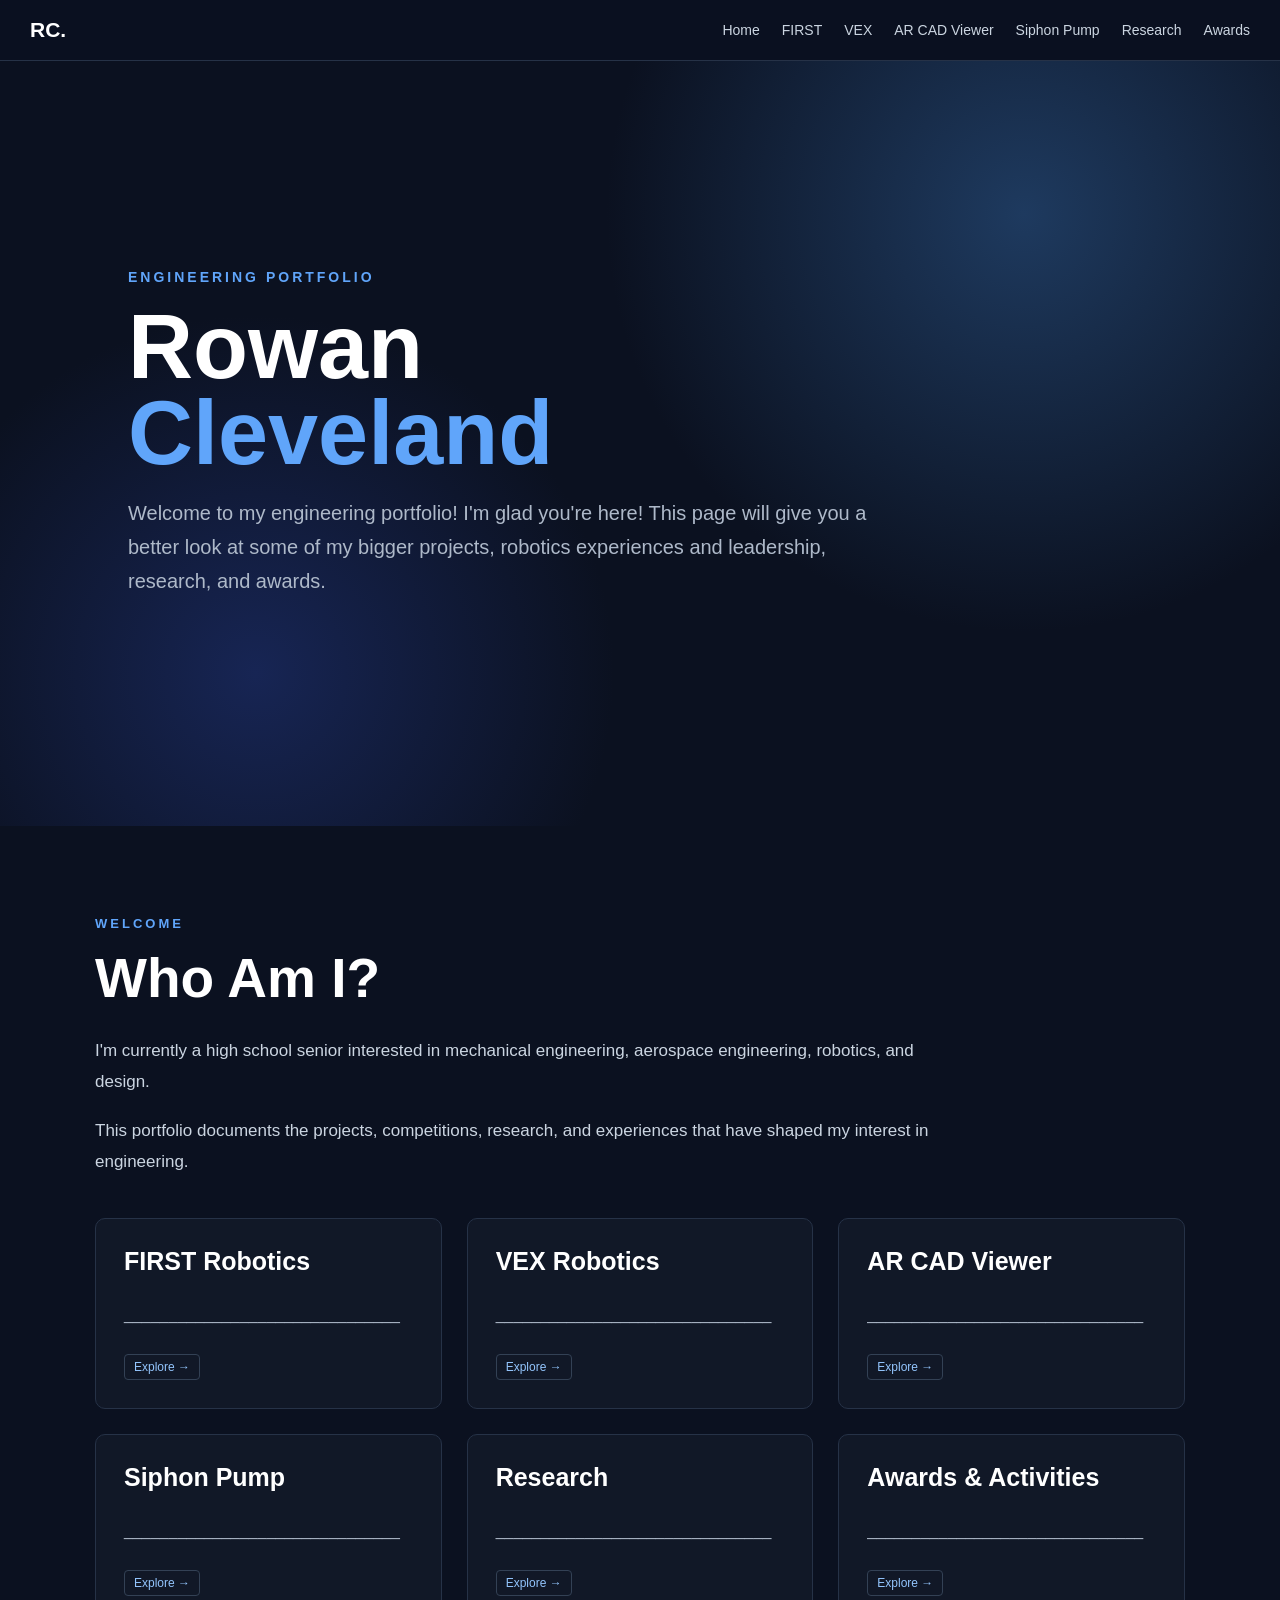
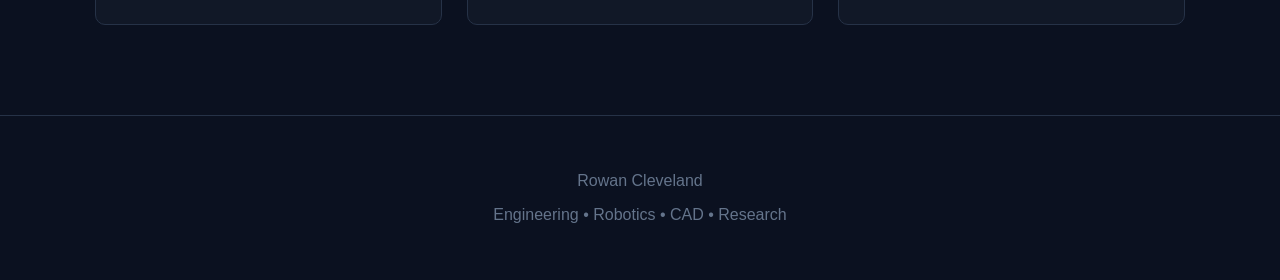
<file: index.html>
<!DOCTYPE html>
<html lang="en">

<head>
    <meta charset="UTF-8">
    <meta name="viewport" content="width=device-width, initial-scale=1.0">

    <title>Rowan Cleveland | Engineering Portfolio</title>

    <link rel="stylesheet" href="style.css">
</head>

<body>

<nav>

    <div class="logo">RC.</div>

    <div class="nav-links">
    <a href="index.html">Home</a>
    <a href="first.html">FIRST</a>
    <a href="vex.html">VEX</a>
    <a href="cad-viewer.html">AR CAD Viewer</a>
    <a href="siphon-pump.html">Siphon Pump</a>
    <a href="research.html">Research</a>
    <a href="awards.html">Awards</a>
</div>

</nav>


<header class="hero">

    <div class="hero-content">

        <div class="small-title">
            Engineering Portfolio
        </div>

        <h1>
            Rowan<br>
            <span>Cleveland</span>
        </h1>

        <p>
            Welcome to my engineering portfolio! I'm glad you're here! This page will give you a 
            better look at some of my bigger projects, robotics experiences and leadership, research,
            and awards.
        </p>

    </div>

</header>


<section class="page">

    <div class="section-label">
        Welcome
    </div>

    <h1>
        Who Am I?
    </h1>

    <div class="content">

        <p>
            I'm currently a high school senior interested in mechanical 
            engineering, aerospace engineering, robotics, and design.
        </p>

        <p>
            This portfolio documents the projects, competitions,
            research, and experiences that have shaped
            my interest in engineering.
        </p>

    </div>


    <div class="cards">

        <a class="project-link" href="first.html">
            <div class="card">
                <h3>FIRST Robotics</h3>
                <p>
                    _______________________________
                </p>
                <span class="tag">Explore →</span>
            </div>
        </a>


        <a class="project-link" href="vex.html">
            <div class="card">
                <h3>VEX Robotics</h3>
                <p>
                    _______________________________
                </p>
                <span class="tag">Explore →</span>
            </div>
        </a>


        <a class="project-link" href="cad-viewer.html">
            <div class="card">
                <h3>AR CAD Viewer</h3>
                <p>
                    _______________________________
                </p>
                <span class="tag">Explore →</span>
            </div>
        </a>


        <a class="project-link" href="siphon-pump.html">
            <div class="card">
                <h3>Siphon Pump</h3>
                <p>
                    _______________________________
                </p>
                <span class="tag">Explore →</span>
            </div>
        </a>


        <a class="project-link" href="research.html">
            <div class="card">
                <h3>Research</h3>
                <p>
                    _______________________________
                </p>
                <span class="tag">Explore →</span>
            </div>
        </a>


        <a class="project-link" href="awards.html">
            <div class="card">
                <h3>Awards & Activities</h3>
                <p>
                    _______________________________
                </p>
                <span class="tag">Explore →</span>
            </div>
        </a>

    </div>

</section>


<footer>

    <p>Rowan Cleveland</p>
    <p>Engineering • Robotics • CAD • Research</p>

</footer>

</body>
</html>
</file>
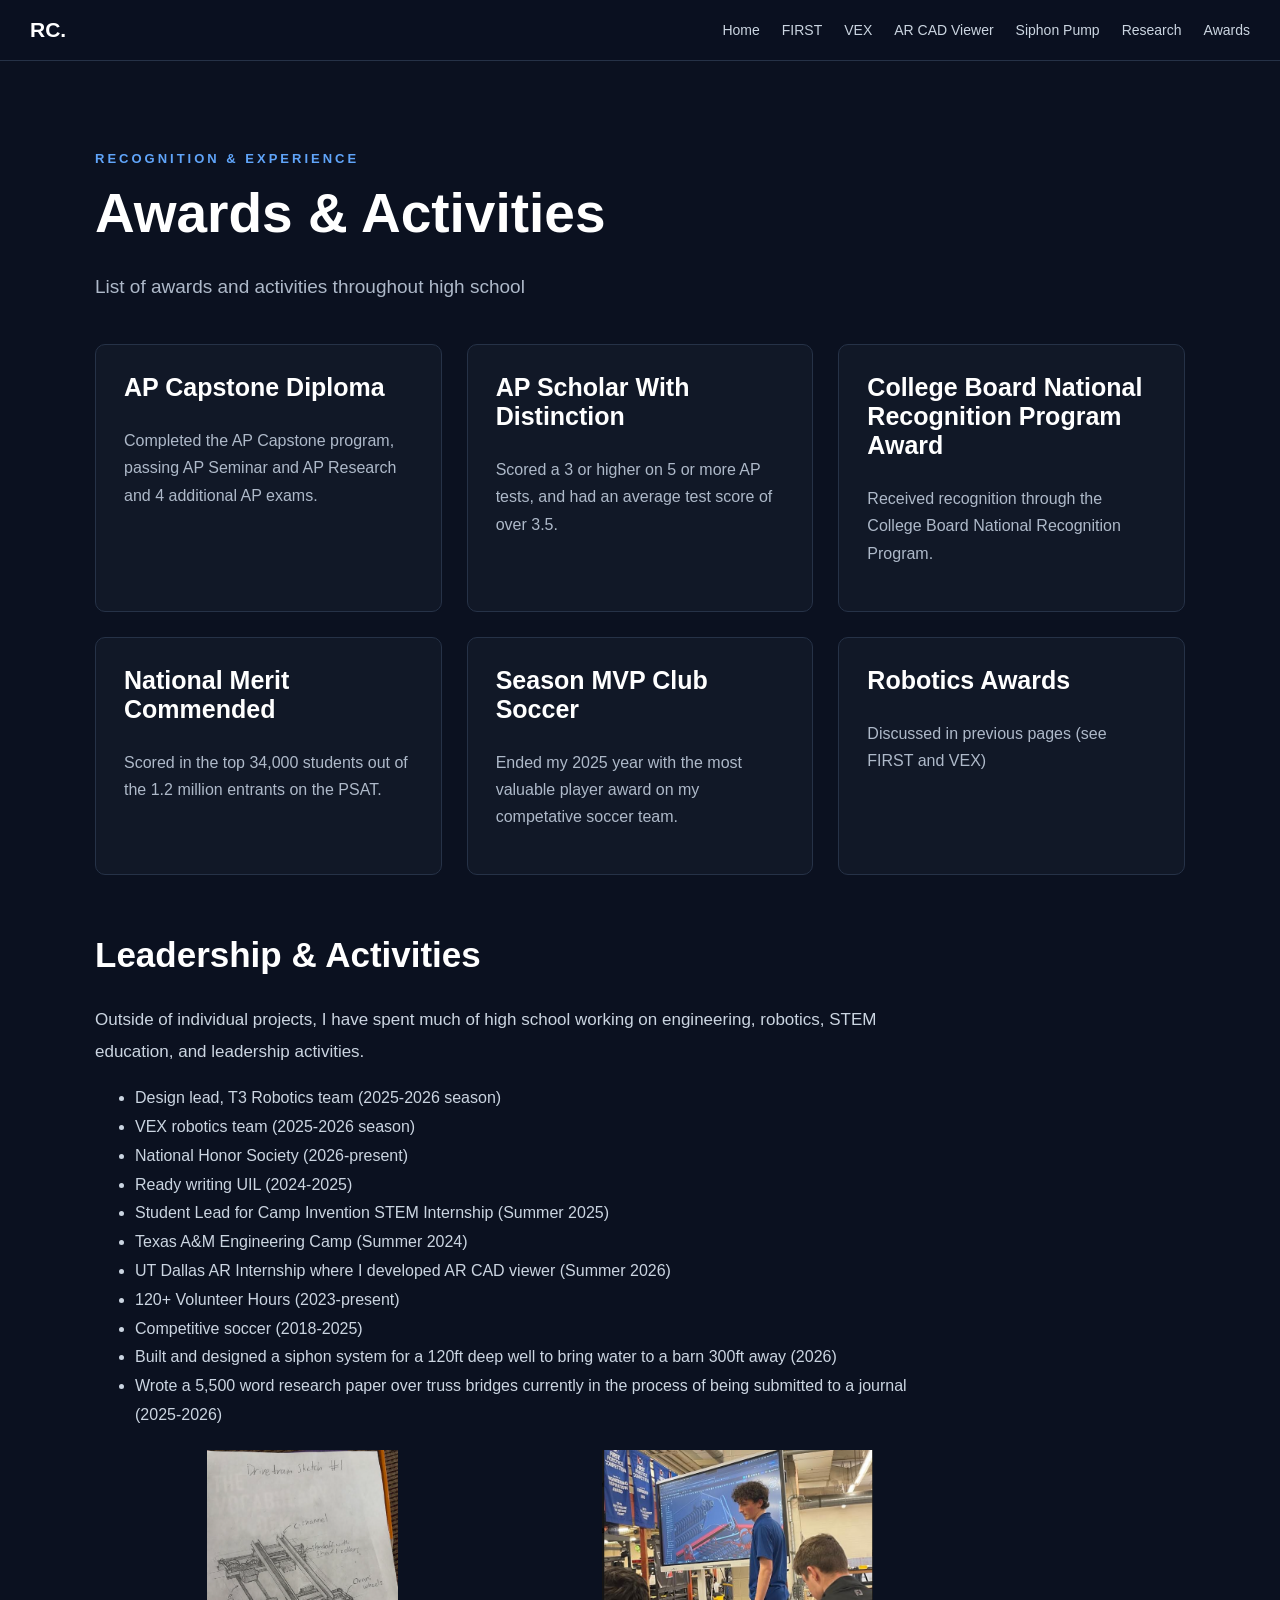
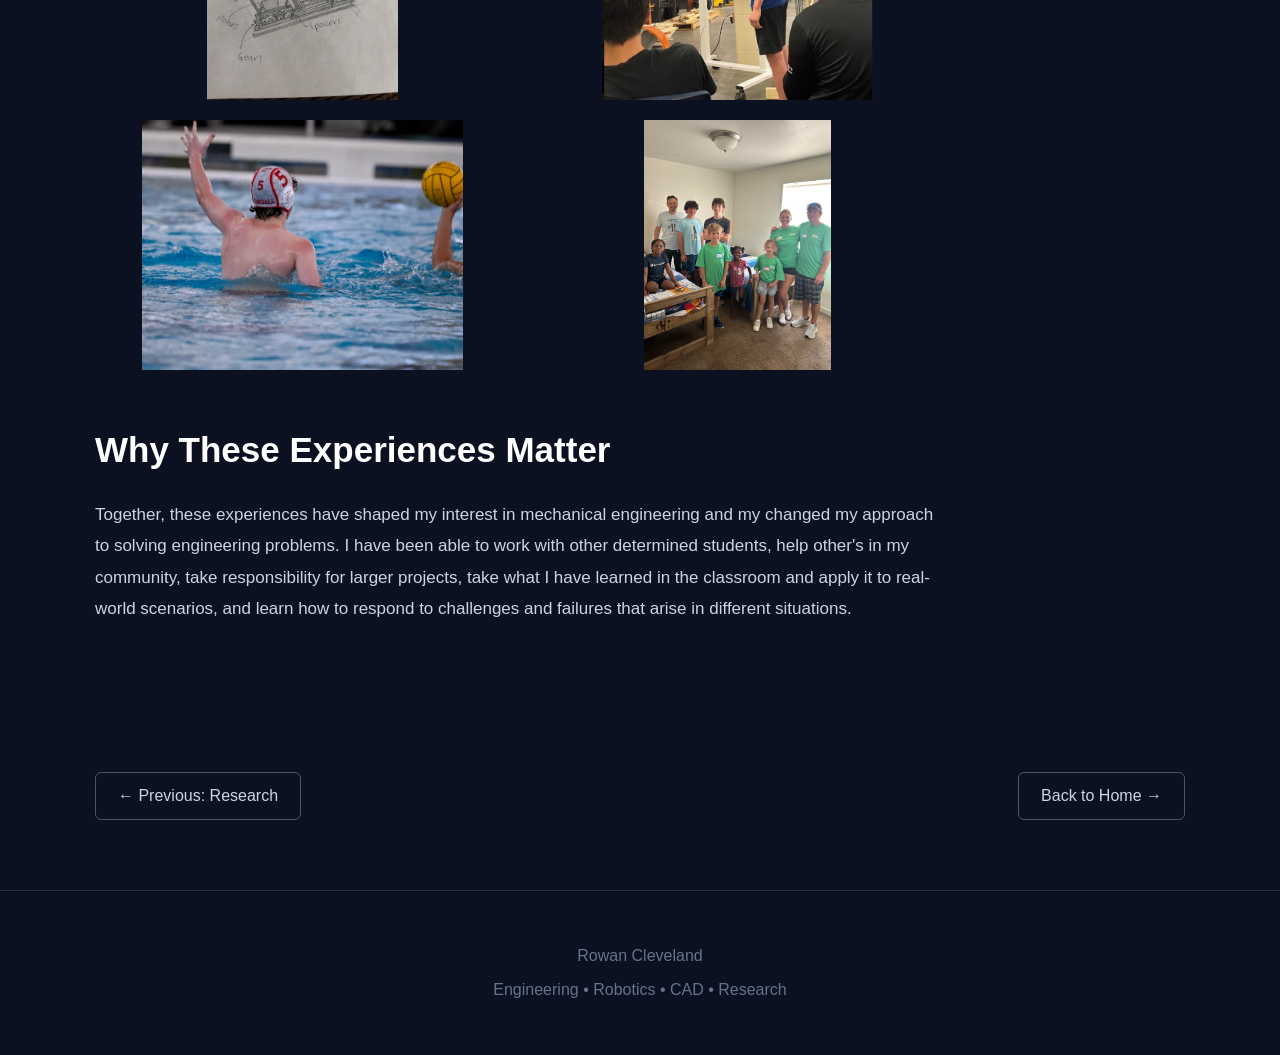
<file: awards.html>
<!DOCTYPE html>
<html lang="en">
<head>
    <meta charset="UTF-8">
    <meta name="viewport" content="width=device-width, initial-scale=1.0">

    <title>Awards & Activities | Rowan Cleveland</title>

    <link rel="stylesheet" href="style.css">
</head>

<body>

<nav>

    <div class="logo">RC.</div>

    <div class="nav-links">
    <a href="index.html">Home</a>
    <a href="first.html">FIRST</a>
    <a href="vex.html">VEX</a>
    <a href="cad-viewer.html">AR CAD Viewer</a>
    <a href="siphon-pump.html">Siphon Pump</a>
    <a href="research.html">Research</a>
    <a href="awards.html">Awards</a>
</div>
</nav>


<section class="page">

    <div class="section-label">
        Recognition & Experience
    </div>

    <h1>
        Awards & Activities
    </h1>

    <p class="intro">
        List of awards and activities throughout high school
    </p>


    <div class="cards">

        <div class="card">

            <h3>AP Capstone Diploma</h3>

            <p>
                Completed the AP Capstone program, passing AP Seminar
                and AP Research and 4 additional AP exams.
            </p>

        </div>


        <div class="card">

            <h3>AP Scholar With Distinction</h3>

            <p>
                Scored a 3 or higher on 5 or more AP tests, and had
                an average test score of over 3.5.
            </p>

        </div>


        <div class="card">

            <h3>College Board National Recognition Program Award</h3>

            <p>
                Received recognition through the College Board National
                Recognition Program.
            </p>

        </div>


        <div class="card">

            <h3>National Merit Commended</h3>

            <p>
                Scored in the top 34,000 students out of the 1.2 million entrants on the PSAT.
            </p>

        </div>


        <div class="card">

            <h3>Season MVP Club Soccer</h3>

            <p>
                Ended my 2025 year with the most valuable player award
                on my competative soccer team.
            </p>

        </div>


        <div class="card">

            <h3>Robotics Awards</h3>

            <p>
                Discussed in previous pages (see FIRST and VEX)
            </p>

        </div>

    </div>


    <div class="content">

        <h2>Leadership & Activities</h2>

        <p>
            Outside of individual projects, I have spent much of high
            school working on engineering, robotics, STEM education,
            and leadership activities.
        </p>

        <ul>

            <li>Design lead, T3 Robotics team (2025-2026 season)</li>

            <li>VEX robotics team (2025-2026 season)</li>

            <li>National Honor Society (2026-present)</li>

            <li>Ready writing UIL (2024-2025)</li>

            <li>Student Lead for Camp Invention STEM Internship (Summer 2025)</li>

            <li>Texas A&M Engineering Camp (Summer 2024)</li>

            <li>UT Dallas AR Internship where I developed AR CAD viewer (Summer 2026)</li>

            <li>120+ Volunteer Hours (2023-present)</li>

            <li>Competitive soccer (2018-2025)</li>

            <li>Built and designed a siphon system for a 120ft deep well to bring water to a barn 300ft away (2026)</li>

            <li>Wrote a 5,500 word research paper over truss bridges currently in the process of being submitted to a journal (2025-2026)</li>

            
            
            

        </ul>


        <div style="display: grid !important; grid-template-columns: minmax(0, 1fr) minmax(0, 1fr) !important; gap: 20px; width: 100%; margin: 20px 0; box-sizing: border-box;">

            <div style="width: 100% !important; height: 250px !important; min-width: 0 !important; overflow: hidden !important; box-sizing: border-box; display: flex !important; align-items: center; justify-content: center;">
                <img src="drivetrain.png" alt="drivetrain" style="width: 100% !important; height: 100% !important; max-width: 100% !important; max-height: 100% !important; object-fit: contain !important; display: block !important; margin: 0 !important;">
            </div>

            <div style="width: 100% !important; height: 250px !important; min-width: 0 !important; overflow: hidden !important; box-sizing: border-box; display: flex !important; align-items: center; justify-content: center;">
                <img src="teaching1.png" alt="Teaching students" style="width: 100% !important; height: 100% !important; max-width: 100% !important; max-height: 100% !important; object-fit: contain !important; display: block !important; margin: 0 !important;">
            </div>

        </div>

        <div style="display: grid !important; grid-template-columns: minmax(0, 1fr) minmax(0, 1fr) !important; gap: 20px; width: 100%; margin: 20px 0; box-sizing: border-box;">

            <div style="width: 100% !important; height: 250px !important; min-width: 0 !important; overflow: hidden !important; box-sizing: border-box; display: flex !important; align-items: center; justify-content: center;">
                <img src="polo.png" alt="polo" style="width: 100% !important; height: 100% !important; max-width: 100% !important; max-height: 100% !important; object-fit: contain !important; display: block !important; margin: 0 !important;">
            </div>

            <div style="width: 100% !important; height: 250px !important; min-width: 0 !important; overflow: hidden !important; box-sizing: border-box; display: flex !important; align-items: center; justify-content: center;">
                <img src="volunteer.png" alt="volunteer" style="width: 100% !important; height: 100% !important; max-width: 100% !important; max-height: 100% !important; object-fit: contain !important; display: block !important; margin: 0 !important;">
            </div>

        </div>


        <h2>Why These Experiences Matter</h2>

        <p>
            Together, these experiences have shaped my interest
            in mechanical engineering and my changed my approach to solving
            engineering problems. I have been able to work with other
            determined students, help other's in my community,
            take responsibility for larger projects, take what 
            I have learned in the classroom and apply it to
            real-world scenarios, and learn how to respond to challenges
            and failures that arise in different situations.
        </p>

    </div>

</section>


<div class="page-navigation">

    <a href="research.html" class="nav-button">
        ← Previous: Research
    </a>

    <a href="index.html" class="nav-button next">
        Back to Home →
    </a>

</div>


<footer>

    <p>Rowan Cleveland</p>
    <p>Engineering • Robotics • CAD • Research</p>

</footer>

</body>
</html>
</file>
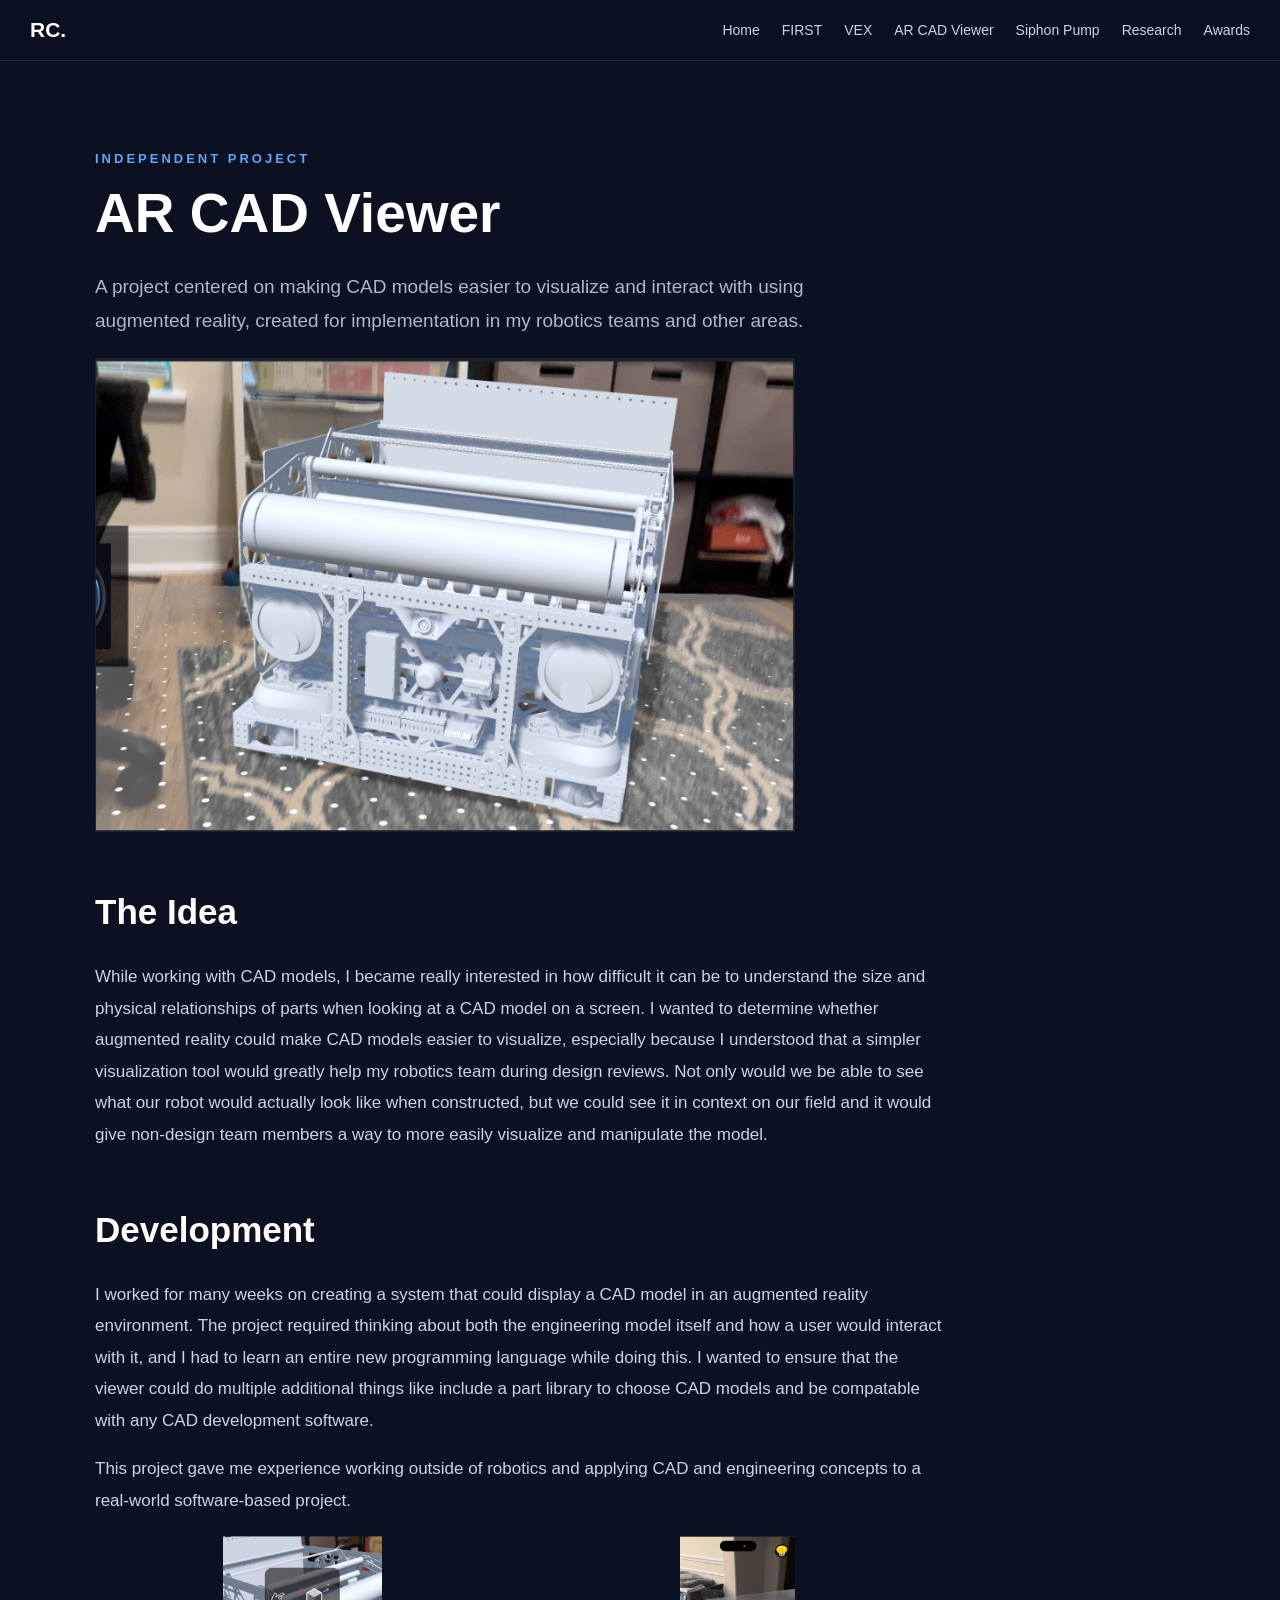
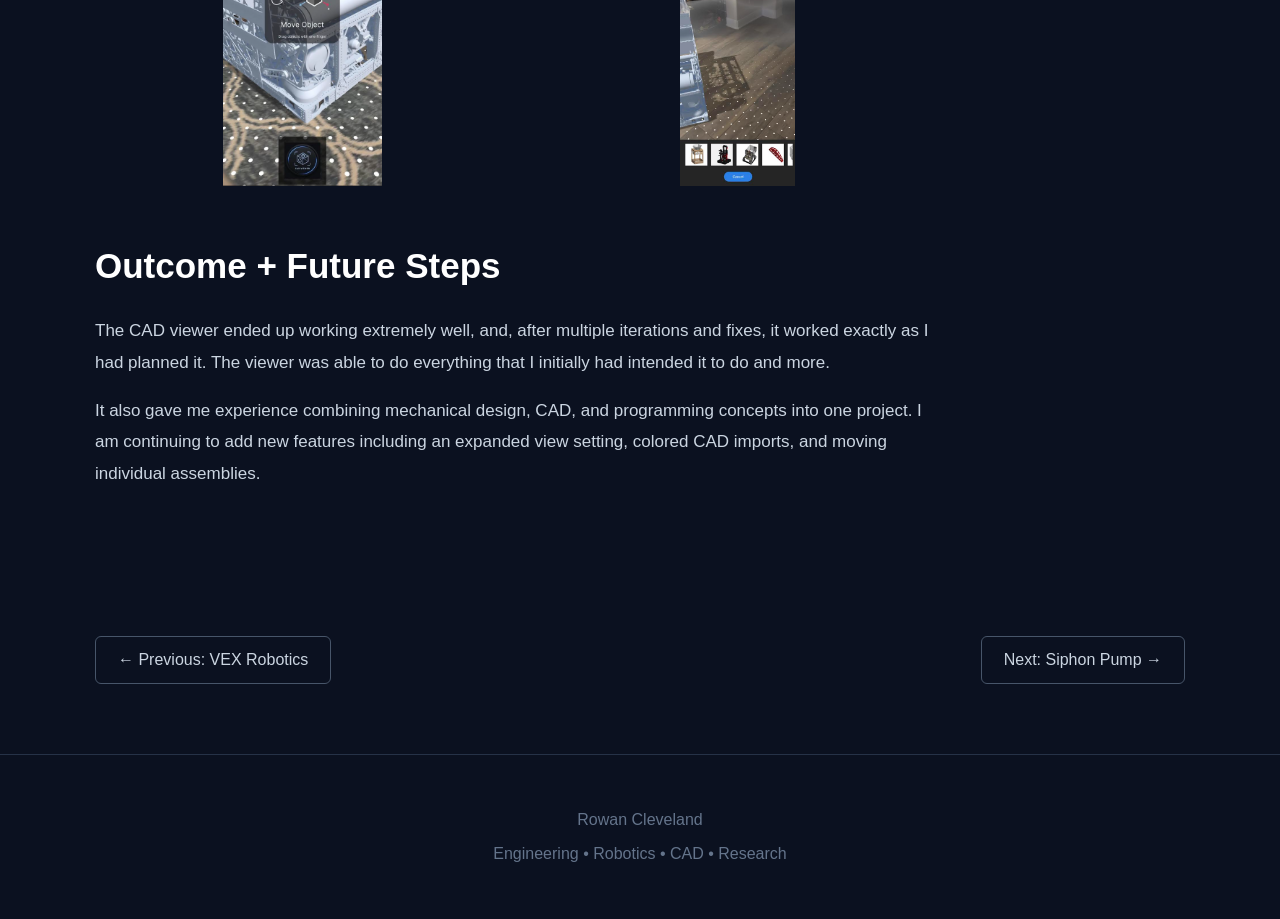
<file: cad-viewer.html>
<!DOCTYPE html>
<html lang="en">
<head>
    <meta charset="UTF-8">
    <meta name="viewport" content="width=device-width, initial-scale=1.0">

    <title>AR CAD Viewer | Rowan Cleveland</title>

    <link rel="stylesheet" href="style.css">
</head>

<body>

<nav>

    <div class="logo">RC.</div>

    <div class="nav-links">
    <a href="index.html">Home</a>
    <a href="first.html">FIRST</a>
    <a href="vex.html">VEX</a>
    <a href="cad-viewer.html">AR CAD Viewer</a>
    <a href="siphon-pump.html">Siphon Pump</a>
    <a href="research.html">Research</a>
    <a href="awards.html">Awards</a>
</div>

</nav>


<section class="page">

    <div class="section-label">
        Independent Project
    </div>

    <h1>
        AR CAD Viewer
    </h1>

    <p class="intro">
        A project centered on making CAD models easier to visualize
        and interact with using augmented reality, created for implementation
        in my robotics teams and other areas.
    </p>


    <img src="BigCad.png" alt="AR Model" style="width: 700px !important; max-width: 90% !important; height: auto !important; display: block; margin: 20px 0;">


    <div class="content">

        <h2>The Idea</h2>

        <p>
            While working with CAD models, I became really interested in how
            difficult it can be to understand the size and physical
            relationships of parts when looking at a CAD model on a screen.
            I wanted to determine whether augmented reality could make
            CAD models easier to visualize, especially because I understood
            that a simpler visualization tool would greatly help my robotics
            team during design reviews. Not only would we be able to see what
            our robot would actually look like when constructed, but we could
            see it in context on our field and it would give non-design team
            members a way to more easily visualize and manipulate the model.
            
        </p>


        <h2>Development</h2>

        <p>
            I worked for many weeks on creating a system that could 
            display a CAD model in an augmented reality environment. 
            The project required thinking about both the engineering 
            model itself and how a user would interact with it, and I
            had to learn an entire new programming language while doing
            this. I wanted to ensure that the viewer could do multiple
            additional things like include a part library to choose CAD
            models and be compatable with any CAD development software.
        </p>

        <p>
            This project gave me experience working outside of robotics
            and applying CAD and engineering concepts to a real-world
            software-based project.
        </p>


        <div style="display: grid !important; grid-template-columns: minmax(0, 1fr) minmax(0, 1fr) !important; gap: 20px; width: 100%; margin: 20px 0; box-sizing: border-box;">

            <div style="width: 100% !important; height: 250px !important; min-width: 0 !important; overflow: hidden !important; box-sizing: border-box; display: flex !important; align-items: center; justify-content: center;">
                <img src="move1.png" alt="move" style="width: 100% !important; height: 100% !important; max-width: 100% !important; max-height: 100% !important; object-fit: contain !important; display: block !important; margin: 0 !important;">
            </div>

            <div style="width: 100% !important; height: 250px !important; min-width: 0 !important; overflow: hidden !important; box-sizing: border-box; display: flex !important; align-items: center; justify-content: center;">
                <img src="exampleCAD.png" alt="AR View Screenshot" style="width: 100% !important; height: 100% !important; max-width: 100% !important; max-height: 100% !important; object-fit: contain !important; display: block !important; margin: 0 !important;">
            </div>

        </div>


        <h2>Outcome + Future Steps</h2>

        <p>
            The CAD viewer ended up working extremely well, and, after
            multiple iterations and fixes, it worked exactly as I had
            planned it. The viewer was able to do everything that I
            initially had intended it to do and more.
        </p>

        <p>
            It also gave me experience combining mechanical design,
            CAD, and programming concepts into one project. I am continuing
            to add new features including an expanded view setting,
            colored CAD imports, and moving individual assemblies.
        </p>

    </div>

</section>


<div class="page-navigation">

    <a href="vex.html" class="nav-button">
        ← Previous: VEX Robotics
    </a>

    <a href="siphon-pump.html" class="nav-button next">
        Next: Siphon Pump →
    </a>

</div>


<footer>

    <p>Rowan Cleveland</p>
    <p>Engineering • Robotics • CAD • Research</p>

</footer>

</body>
</html>
</file>
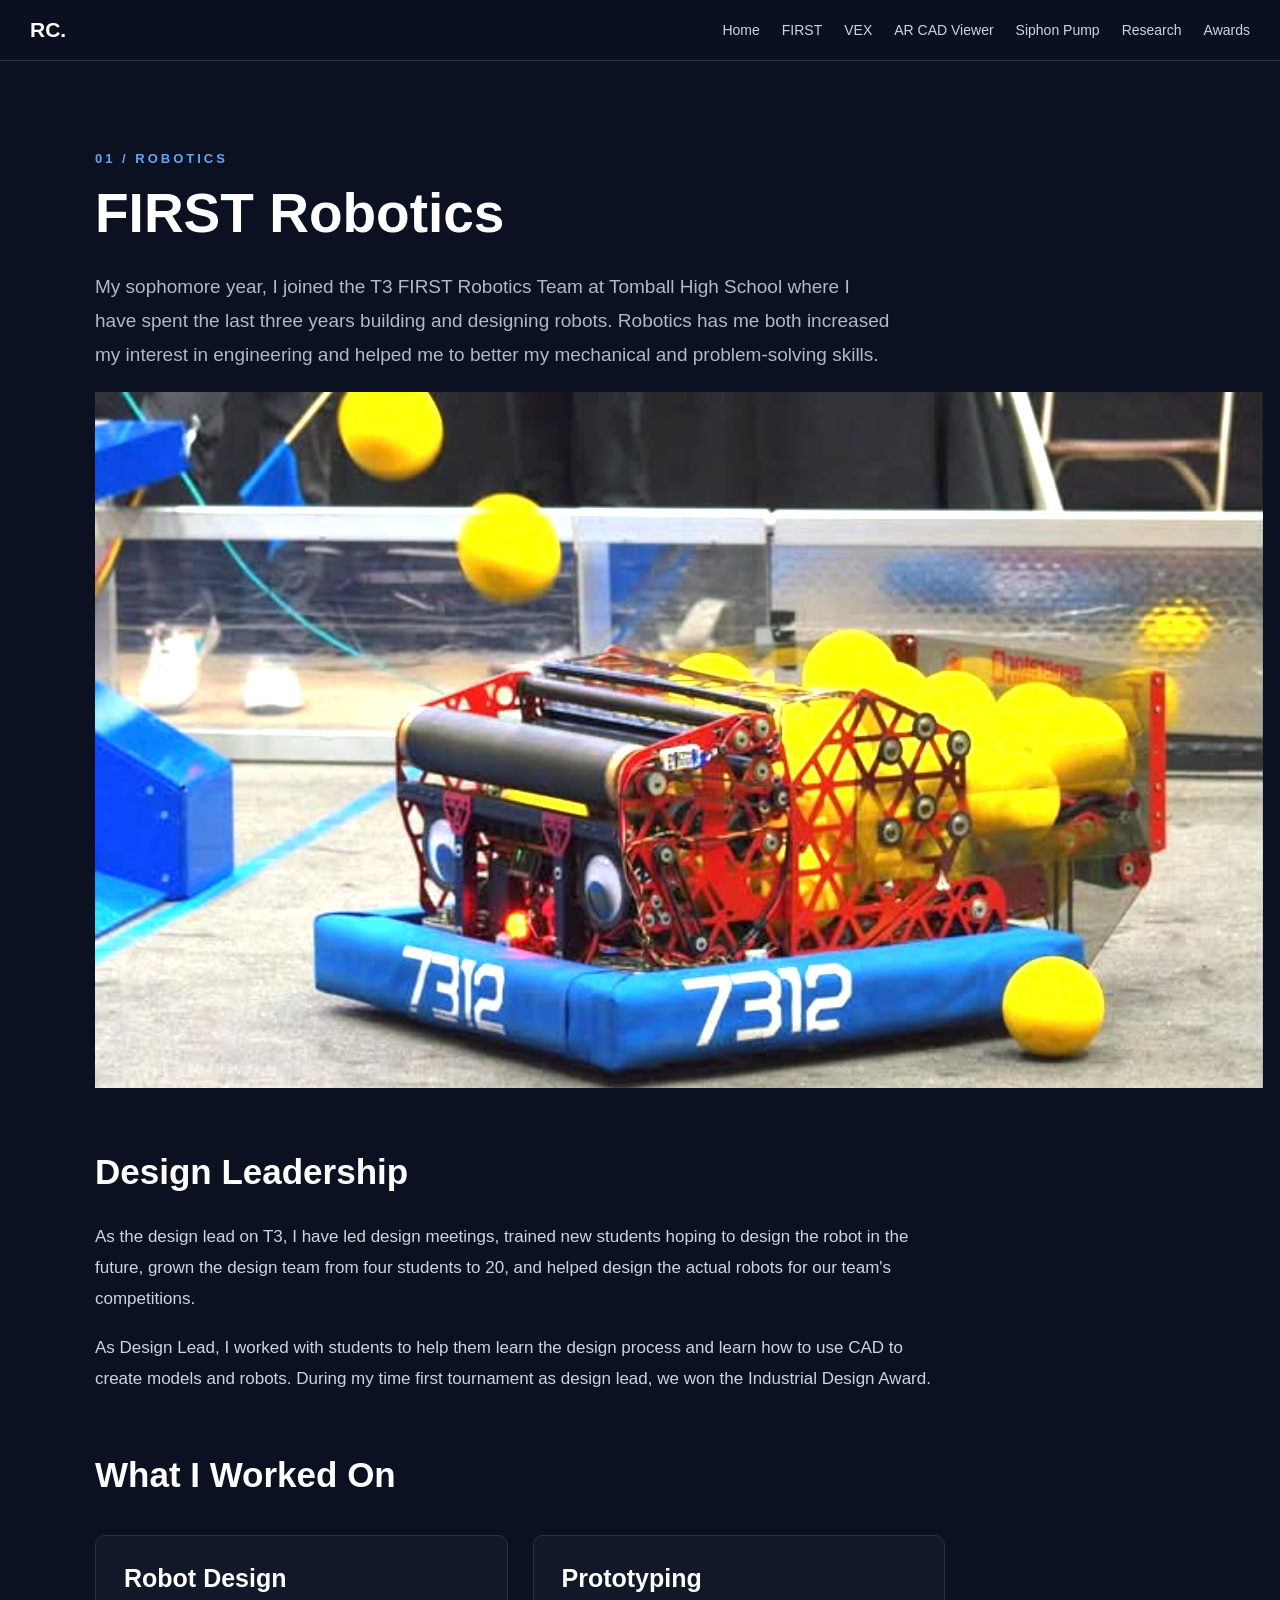
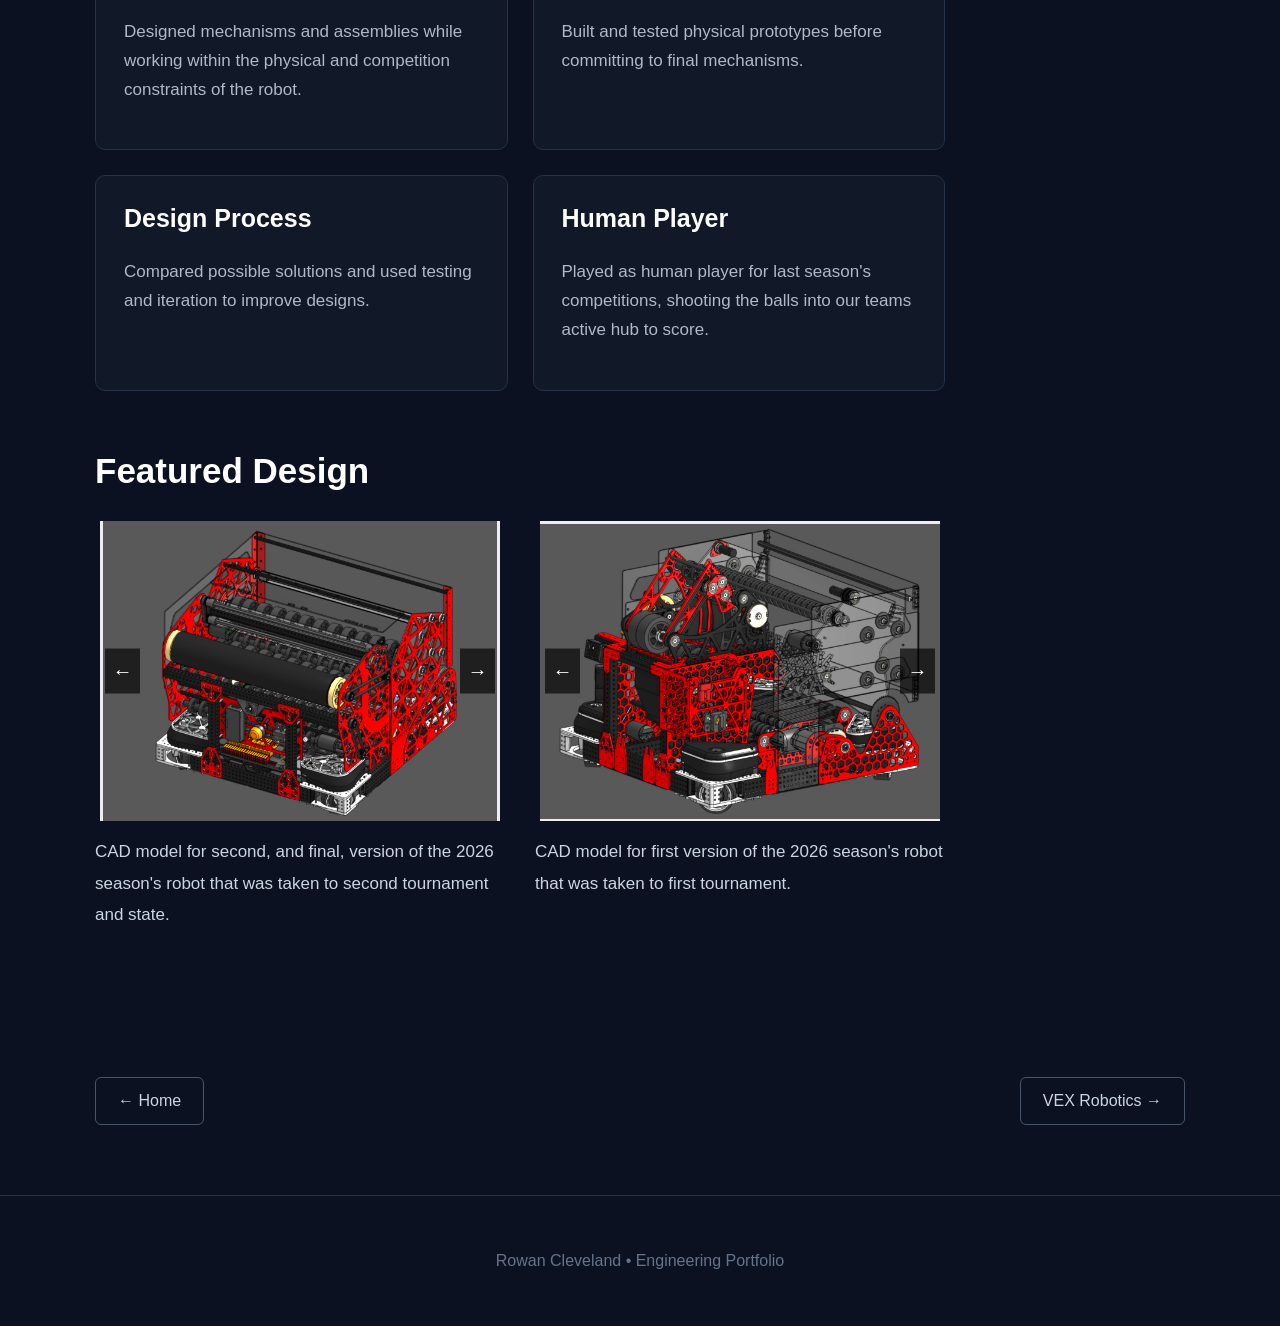
<file: first.html>
<!DOCTYPE html>
<html lang="en">

<head>
    <meta charset="UTF-8">
    <meta name="viewport" content="width=device-width, initial-scale=1.0">

    <title>FIRST Robotics | Rowan Cleveland</title>

    <link rel="stylesheet" href="style.css">

    <style>

        .featured-design {
            display: grid;
            grid-template-columns: 1fr 1fr;
            gap: 30px;
            margin-top: 30px;
        }

        .design-section {
            width: 100%;
        }

        .featured-design .carousel {
            position: relative;
            width: 400px !important;
            height: 300px !important;
            margin: 0 auto !important;
            padding: 0 !important;
            overflow: hidden !important;
            background: #eee;
        }

        .featured-design .carousel .carousel-image {
            display: block !important;
            width: 100% !important;
            height: 100% !important;
            max-width: none !important;
            max-height: none !important;
            object-fit: contain !important;
            margin: 0 !important;
            padding: 0 !important;
        }

        .carousel-button {
            position: absolute;
            top: 50%;
            transform: translateY(-50%);
            border: none;
            background: rgba(0, 0, 0, 0.65);
            color: white;
            font-size: 20px;
            width: 35px;
            height: 45px;
            cursor: pointer;
            z-index: 10;
        }

        .carousel-button:hover {
            background: rgba(0, 0, 0, 0.85);
        }

        .carousel-button.prev {
            left: 5px;
        }

        .carousel-button.next {
            right: 5px;
        }

        .carousel-text {
            margin-top: 15px;
            line-height: 1.6;
        }

        @media (max-width: 900px) {

            .featured-design {
                grid-template-columns: 1fr;
            }

            .featured-design .carousel {
                width: 400px !important;
                max-width: 100% !important;
            }

        }

    </style>

</head>

<body>

<nav>

    <div class="logo">RC.</div>

<div class="nav-links">
    <a href="index.html">Home</a>
    <a href="first.html">FIRST</a>
    <a href="vex.html">VEX</a>
    <a href="cad-viewer.html">AR CAD Viewer</a>
    <a href="siphon-pump.html">Siphon Pump</a>
    <a href="research.html">Research</a>
    <a href="awards.html">Awards</a>
</div>

</nav>


<main class="page">

    <div class="section-label">
        01 / Robotics
    </div>

    <h1>
        FIRST Robotics
    </h1>

    <p class="intro">
        My sophomore year, I joined the T3 FIRST Robotics Team at Tomball High School where I have spent the last three years building and designing robots. Robotics has me both increased my interest in engineering and helped me to better my mechanical and problem-solving skills.
    </p>


    <img src="Screenshot 2026-10-08 100906.jpg" alt="FIRST Robotics robot">


    <div class="content">

        <h2>Design Leadership</h2>

        <p>
            As the design lead on T3, I have led design meetings, trained new students 
            hoping to design the robot in the future, grown the design team from four 
            students to 20, and helped design the actual robots for our team's competitions.
        </p>

        <p>
            As Design Lead, I worked with students to help them learn the design
            process and learn how to use CAD to create models and robots. During my
            time first tournament as design lead, we won the Industrial Design Award.
        </p>


        <h2>What I Worked On</h2>

        <div class="cards">

            <div class="card">

                <h3>Robot Design</h3>

                <p>
                    Designed mechanisms and assemblies while working
                    within the physical and competition constraints
                    of the robot.
                </p>

            </div>


            <div class="card">

                <h3>Prototyping</h3>

                <p>
                    Built and tested physical prototypes before 
                    committing to final mechanisms.
                </p>

            </div>


            <div class="card">

                <h3>Design Process</h3>

                <p>
                    Compared possible solutions and used testing and
                    iteration to improve designs.
                </p>

            </div>
            <div class="card">

                <h3>Human Player</h3>

                <p>
                    Played as human player for last season's competitions,
                    shooting the balls into our teams active hub to score.
                </p>

            </div>

        </div>


        <h2>Featured Design</h2>


        <div class="featured-design">


            <div class="design-section">

                <div class="carousel">

                    <img class="carousel-image"
                         src="1.jpg"
                         alt="Robot design">

                    <button class="carousel-button prev"
                            onclick="changeImage(0, -1)">
                        ←
                    </button>

                    <button class="carousel-button next"
                            onclick="changeImage(0, 1)">
                        →
                    </button>

                </div>

                <p class="carousel-text" id="text-0">
                    CAD model for second, and final, version of the 2026 season's robot that was taken to second tournament and state.
                </p>

            </div>


            <div class="design-section">

                <div class="carousel">

                    <img class="carousel-image"
                         src="1a.jpg"
                         alt="Robot mechanism">

                    <button class="carousel-button prev"
                            onclick="changeImage(1, -1)">
                        ←
                    </button>

                    <button class="carousel-button next"
                            onclick="changeImage(1, 1)">
                        →
                    </button>

                </div>

                <p class="carousel-text" id="text-1">
                    CAD model for first version of the 2026 season's robot that was taken to first tournament.
                </p>

            </div>


        </div>

    </div>

</main>


<div class="page-navigation">

    <a class="nav-button" href="index.html">
        ← Home
    </a>

    <a class="nav-button next" href="vex.html">
        VEX Robotics →
    </a>

</div>


<footer>

    <p>Rowan Cleveland • Engineering Portfolio</p>

</footer>


<script>

const images = [

    [
        "1.jpg",
        "2.jpg",
        "3.jpg"
    ],

    [
        "1a.jpg",
        "2a.jpg",
        "3a.jpg"
    ]

];


const descriptions = [

    [
        "CAD model for second, and final, version of the 2026 season's robot that was taken to second tournament and state.",
        "Alternate view of CAD model; all parts fully extended.",
        "Image of actual robot in competition."
    ],

    [
        "CAD model for first version of the 2026 season's robot that was taken to first tournament.",
        "Alternate view of CAD model; all parts fully extended.",
        "Image of actual robot in competition."
    ]

];


let currentImage = [0, 0];


function changeImage(section, direction) {

    currentImage[section] += direction;

    if (currentImage[section] < 0) {
        currentImage[section] = images[section].length - 1;
    }

    if (currentImage[section] >= images[section].length) {
        currentImage[section] = 0;
    }

    document.querySelectorAll(".carousel-image")[section].src =
        images[section][currentImage[section]];

    document.getElementById("text-" + section).textContent =
        descriptions[section][currentImage[section]];

}

</script>

</body>

</html>
</file>
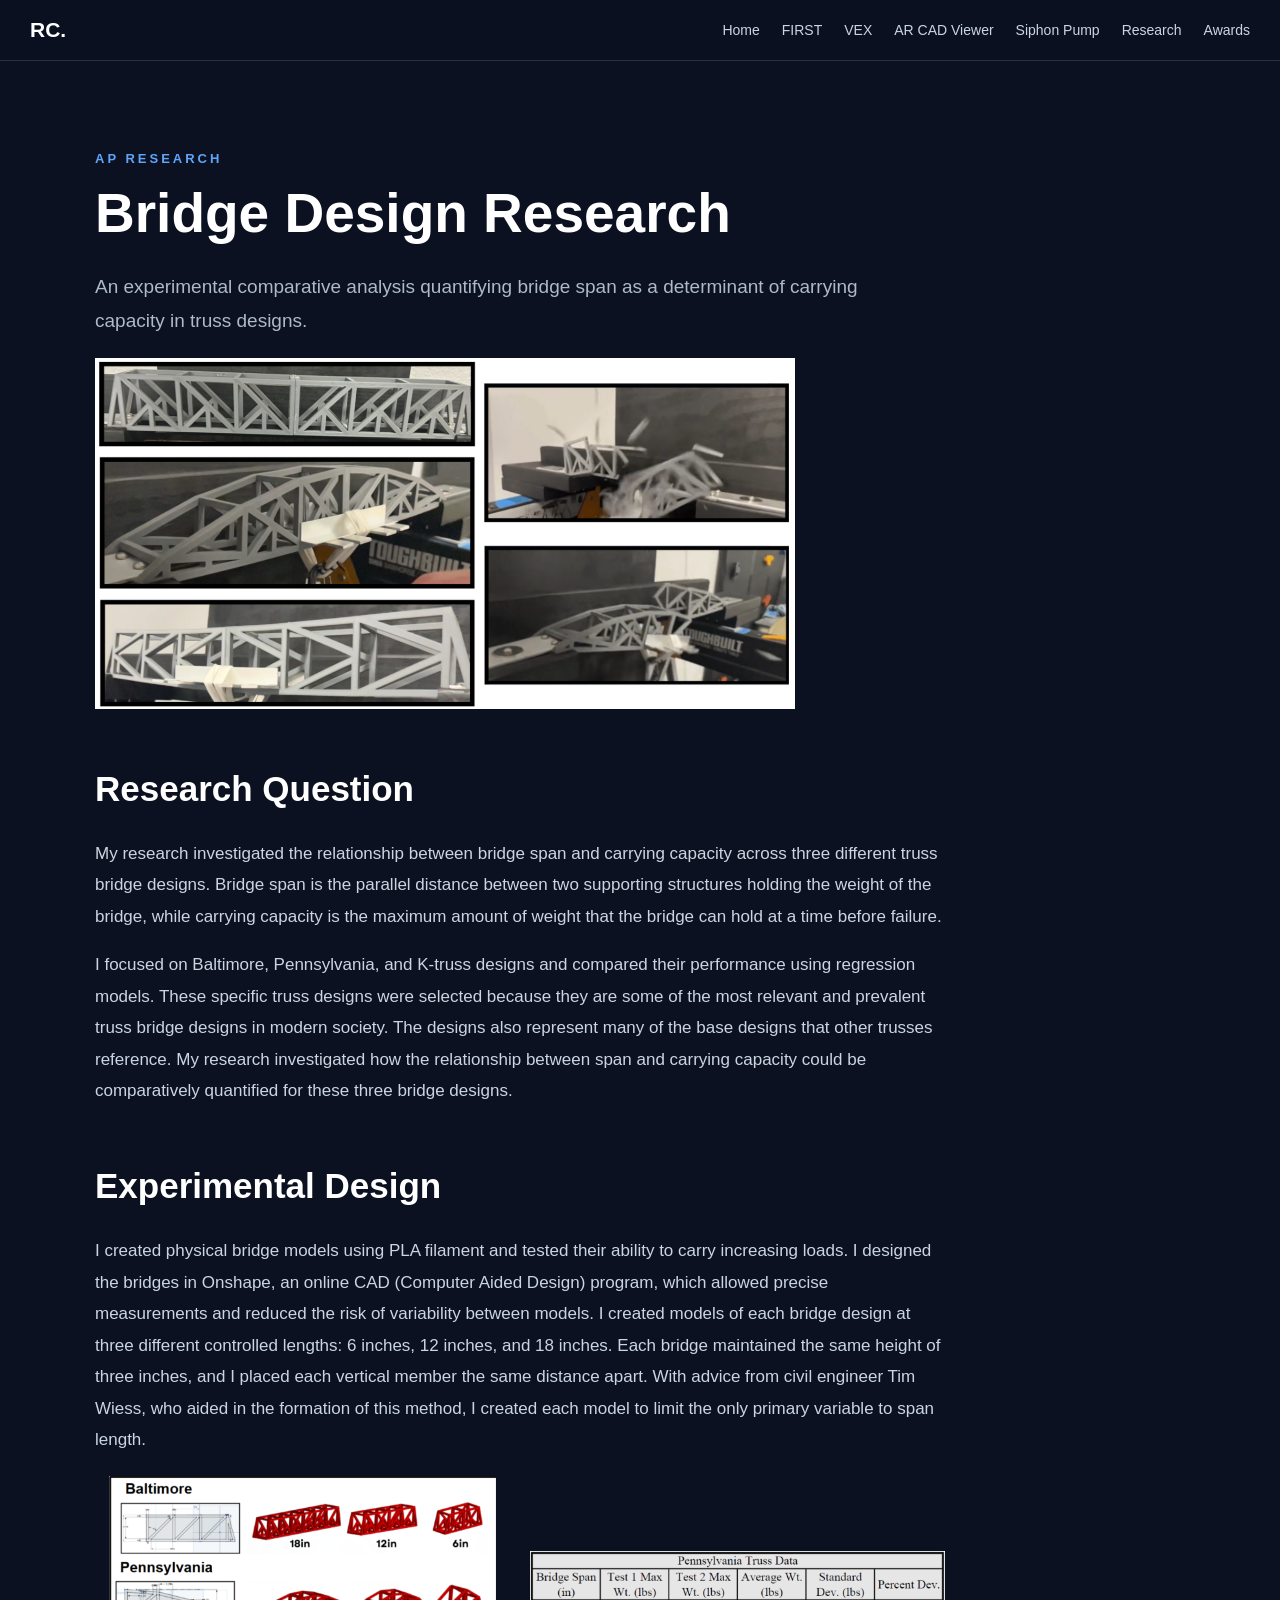
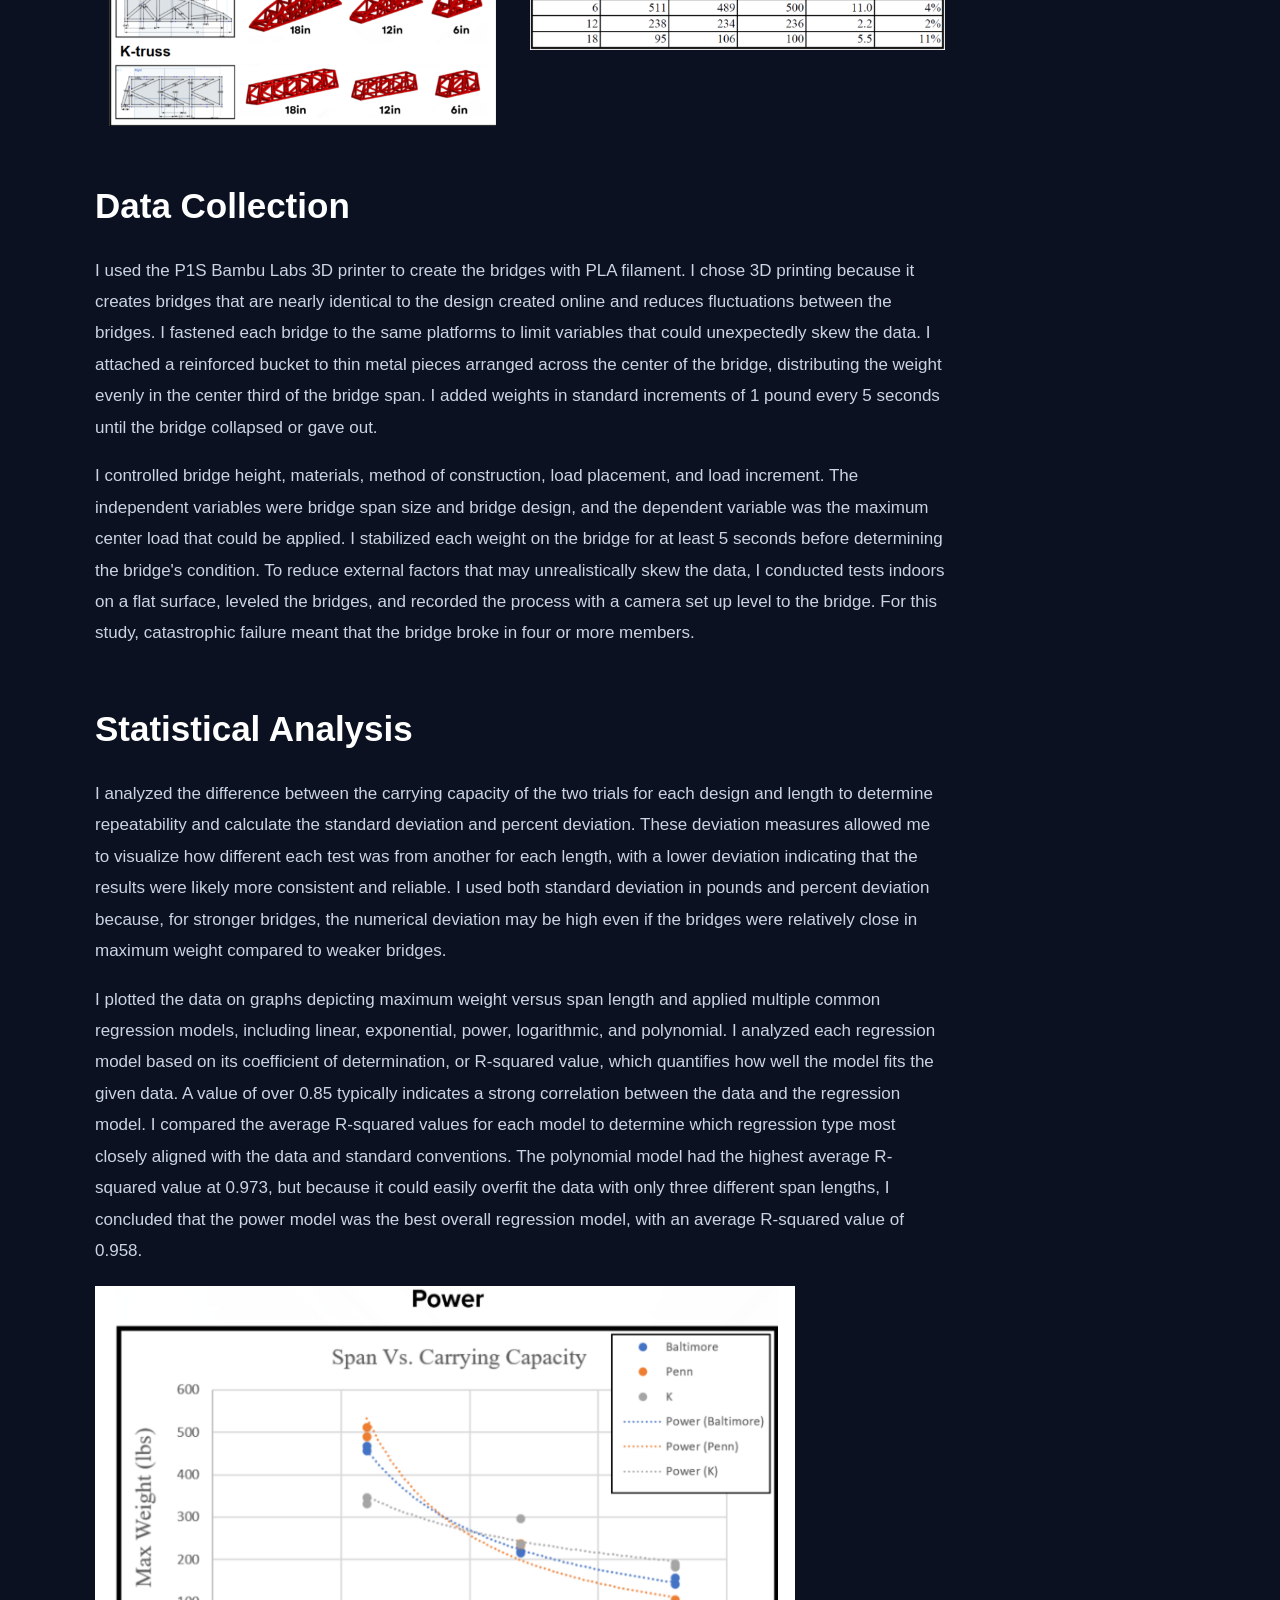
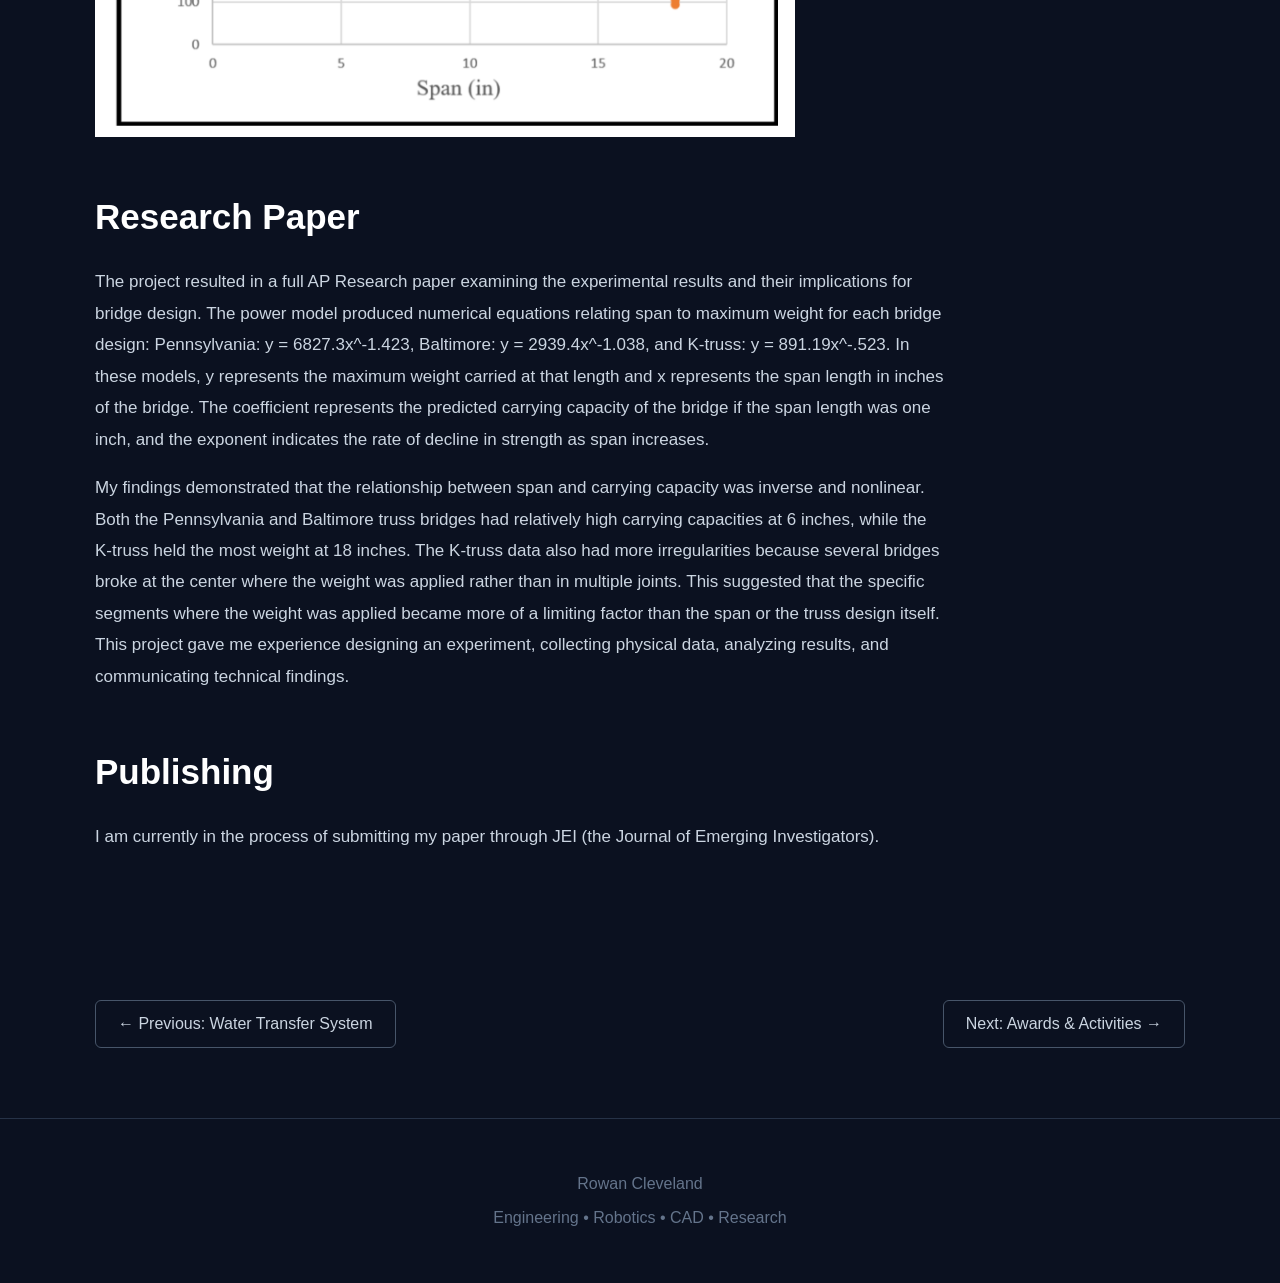
<file: research.html>
<!DOCTYPE html>
<html lang="en">
<head>
    <meta charset="UTF-8">
    <meta name="viewport" content="width=device-width, initial-scale=1.0">

    <title>Bridge Research | Rowan Cleveland</title>

    <link rel="stylesheet" href="style.css">

    <style>
        @media (max-width: 600px) {
            .image-row {
                grid-template-columns: 1fr !important;
            }
        }
    </style>
</head>

<body>

<nav>

    <div class="logo">RC.</div>

    <div class="nav-links">
        <a href="index.html">Home</a>
        <a href="first.html">FIRST</a>
        <a href="vex.html">VEX</a>
        <a href="cad-viewer.html">AR CAD Viewer</a>
        <a href="siphon-pump.html">Siphon Pump</a>
        <a href="research.html">Research</a>
        <a href="awards.html">Awards</a>
    </div>

</nav>


<section class="page">

    <div class="section-label">
        AP Research
    </div>

    <h1>
        Bridge Design Research
    </h1>

    <p class="intro">
        An experimental comparative analysis quantifying bridge
        span as a determinant of carrying capacity in truss designs.
    </p>


    <img src="RealBridge.png" alt="Bridge research model" style="width: 700px !important; max-width: 90% !important; height: auto !important; display: block; margin: 20px 0;">


    <div class="content">

        <h2>Research Question</h2>

        <p>
            My research investigated the relationship between bridge span
            and carrying capacity across three different truss bridge
            designs. Bridge span is the parallel distance between two
            supporting structures holding the weight of the bridge, while
            carrying capacity is the maximum amount of weight that the
            bridge can hold at a time before failure.
        </p>

        <p>
            I focused on Baltimore, Pennsylvania, and K-truss designs
            and compared their performance using regression models.
            These specific truss designs were selected because they are
            some of the most relevant and prevalent truss bridge designs
            in modern society. The designs also represent many of the
            base designs that other trusses reference. My research
            investigated how the relationship between span and carrying
            capacity could be comparatively quantified for these three
            bridge designs.
        </p>


        <h2>Experimental Design</h2>

        <p>
            I created physical bridge models using PLA filament and
            tested their ability to carry increasing loads. I designed
            the bridges in Onshape, an online CAD (Computer Aided Design)
            program, which allowed precise measurements and reduced the
            risk of variability between models. I created models of each
            bridge design at three different controlled lengths: 6 inches,
            12 inches, and 18 inches. Each bridge maintained the same
            height of three inches, and I placed each vertical member
            the same distance apart. With advice from civil engineer
            Tim Wiess, who aided in the formation of this method, I
            created each model to limit the only primary variable to
            span length.
        </p>

        <div style="display: grid !important; grid-template-columns: minmax(0, 1fr) minmax(0, 1fr) !important; gap: 20px; width: 100%; margin: 20px 0; box-sizing: border-box;">

            <div style="width: 100% !important; height: 250px !important; min-width: 0 !important; overflow: hidden !important; box-sizing: border-box; display: flex !important; align-items: center; justify-content: center;">
                <img src="Models.png" alt="Bridge model" style="width: 100% !important; height: 100% !important; max-width: 100% !important; max-height: 100% !important; object-fit: contain !important; display: block !important; margin: 0 !important;">
            </div>

            <div style="width: 100% !important; height: 250px !important; min-width: 0 !important; overflow: hidden !important; box-sizing: border-box; display: flex !important; align-items: center; justify-content: center;">
                <img src="data.png" alt="Bridge data" style="width: 100% !important; height: 100% !important; max-width: 100% !important; max-height: 100% !important; object-fit: contain !important; display: block !important; margin: 0 !important;">
            </div>

        </div>


        <h2>Data Collection</h2>

        <p>
            I used the P1S Bambu Labs 3D printer to create the bridges
            with PLA filament. I chose 3D printing because it creates
            bridges that are nearly identical to the design created
            online and reduces fluctuations between the bridges. I
            fastened each bridge to the same platforms to limit variables
            that could unexpectedly skew the data. I attached a reinforced
            bucket to thin metal pieces arranged across the center of
            the bridge, distributing the weight evenly in the center
            third of the bridge span. I added weights in standard
            increments of 1 pound every 5 seconds until the bridge
            collapsed or gave out.
        </p>

        <p>
            I controlled bridge height, materials, method of construction,
            load placement, and load increment. The independent variables
            were bridge span size and bridge design, and the dependent
            variable was the maximum center load that could be applied.
            I stabilized each weight on the bridge for at least 5 seconds
            before determining the bridge's condition. To reduce external
            factors that may unrealistically skew the data, I conducted
            tests indoors on a flat surface, leveled the bridges, and
            recorded the process with a camera set up level to the bridge.
            For this study, catastrophic failure meant that the bridge
            broke in four or more members.
        </p>


        <h2>Statistical Analysis</h2>

        <p>
            I analyzed the difference between the carrying capacity of
            the two trials for each design and length to determine
            repeatability and calculate the standard deviation and
            percent deviation. These deviation measures allowed me to
            visualize how different each test was from another for each
            length, with a lower deviation indicating that the results
            were likely more consistent and reliable. I used both
            standard deviation in pounds and percent deviation because,
            for stronger bridges, the numerical deviation may be high
            even if the bridges were relatively close in maximum weight
            compared to weaker bridges.
        </p>

        <p>
            I plotted the data on graphs depicting maximum weight versus
            span length and applied multiple common regression models,
            including linear, exponential, power, logarithmic, and
            polynomial. I analyzed each regression model based on its
            coefficient of determination, or R-squared value, which
            quantifies how well the model fits the given data. A value
            of over 0.85 typically indicates a strong correlation between
            the data and the regression model. I compared the average
            R-squared values for each model to determine which regression
            type most closely aligned with the data and standard
            conventions. The polynomial model had the highest average
            R-squared value at 0.973, but because it could easily overfit
            the data with only three different span lengths, I concluded
            that the power model was the best overall regression model,
            with an average R-squared value of 0.958.
        </p>


        <img src="Power.png" alt="Power model" style="width: 700px !important; max-width: 90% !important; height: auto !important; display: block; margin: 20px 0;">


        <h2>Research Paper</h2>

        <p>
            The project resulted in a full AP Research paper examining
            the experimental results and their implications for bridge
            design. The power model produced numerical equations
            relating span to maximum weight for each bridge design:
            Pennsylvania: y = 6827.3x^-1.423, Baltimore:
            y = 2939.4x^-1.038, and K-truss: y = 891.19x^-.523.
            In these models, y represents the maximum weight carried
            at that length and x represents the span length in inches
            of the bridge. The coefficient represents the predicted
            carrying capacity of the bridge if the span length was one
            inch, and the exponent indicates the rate of decline in
            strength as span increases.
        </p>

        <p>
            My findings demonstrated that the relationship between span
            and carrying capacity was inverse and nonlinear. Both the
            Pennsylvania and Baltimore truss bridges had relatively
            high carrying capacities at 6 inches, while the K-truss
            held the most weight at 18 inches. The K-truss data also
            had more irregularities because several bridges broke at
            the center where the weight was applied rather than in
            multiple joints. This suggested that the specific segments
            where the weight was applied became more of a limiting
            factor than the span or the truss design itself. This
            project gave me experience designing an experiment,
            collecting physical data, analyzing results, and
            communicating technical findings.
        </p>

        <h2>Publishing</h2>

        <p>
            I am currently in the process of submitting my paper through
            JEI (the Journal of Emerging Investigators).
        </p>

    </div>

</section>


<div class="page-navigation">

    <a href="siphon-pump.html" class="nav-button">
        ← Previous: Water Transfer System
    </a>

    <a href="awards.html" class="nav-button next">
        Next: Awards & Activities →
    </a>

</div>


<footer>

    <p>Rowan Cleveland</p>
    <p>Engineering • Robotics • CAD • Research</p>

</footer>

</body>

</html>
</file>
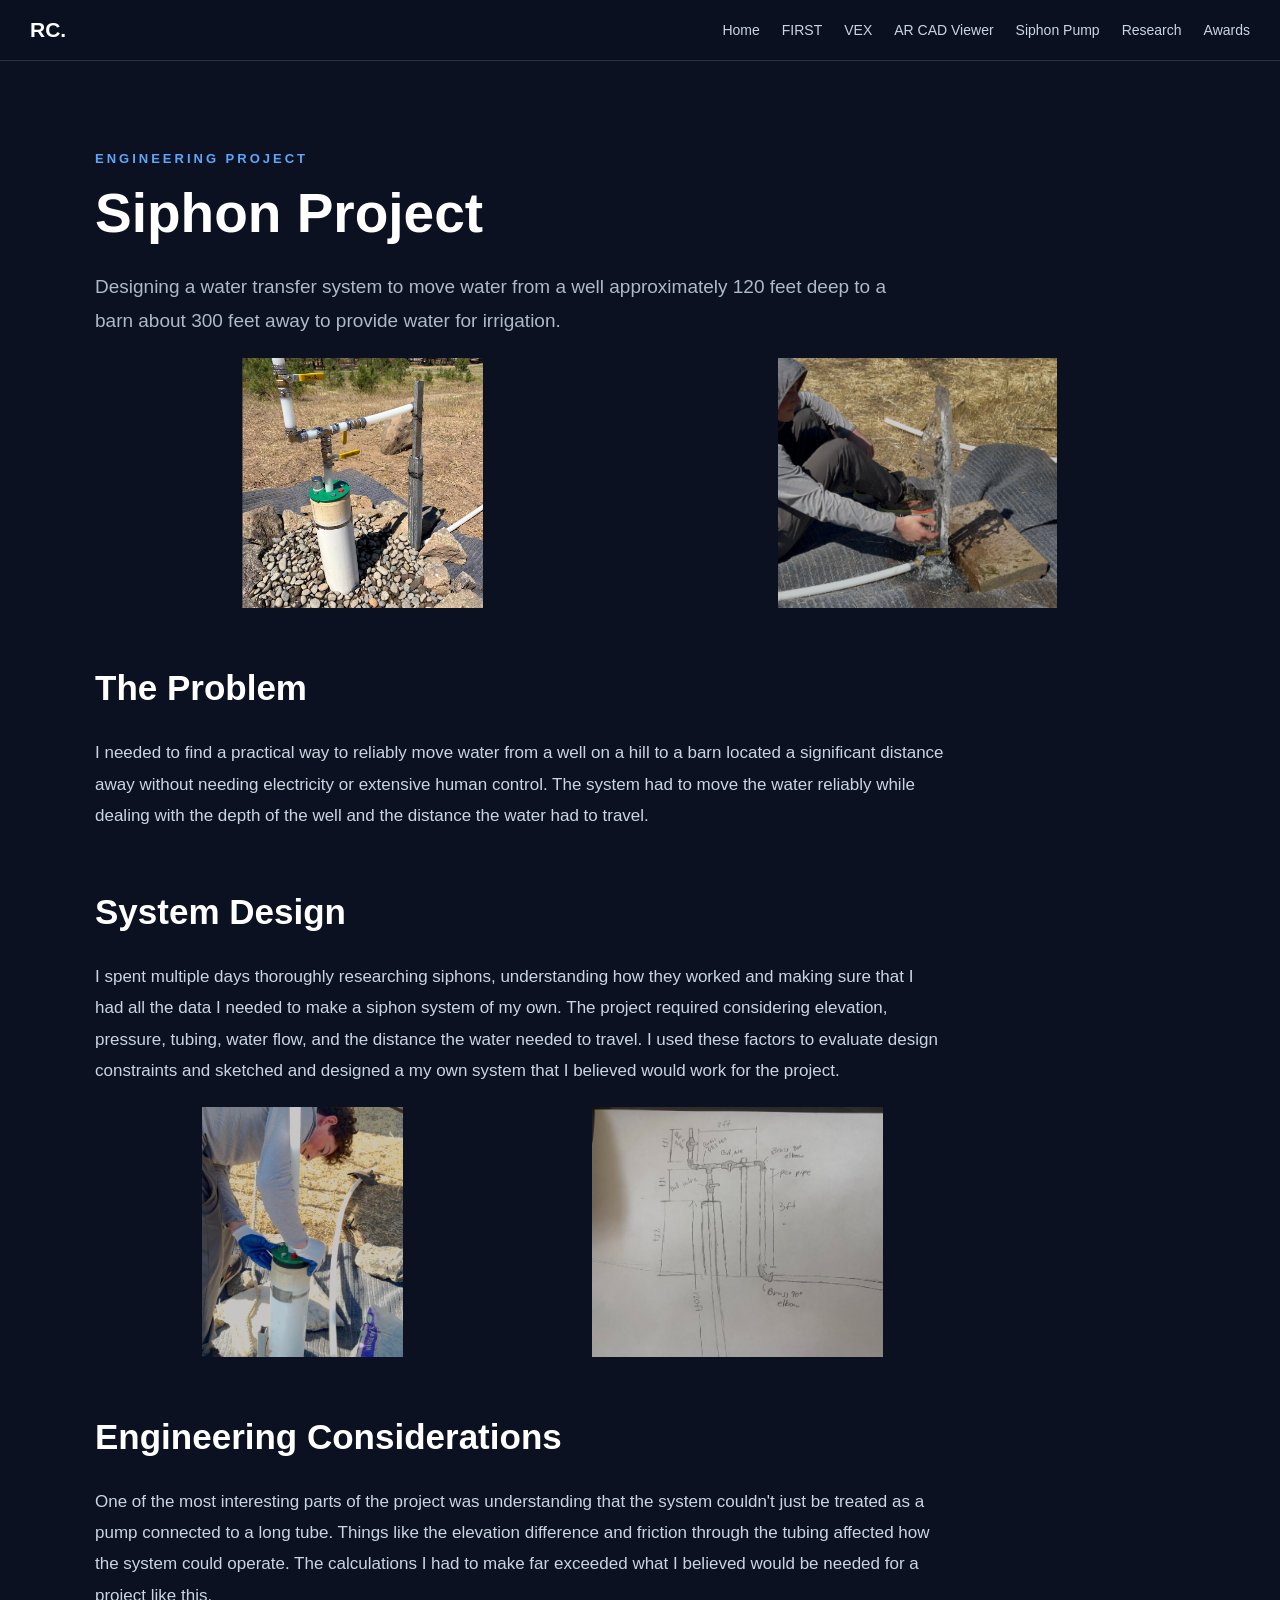
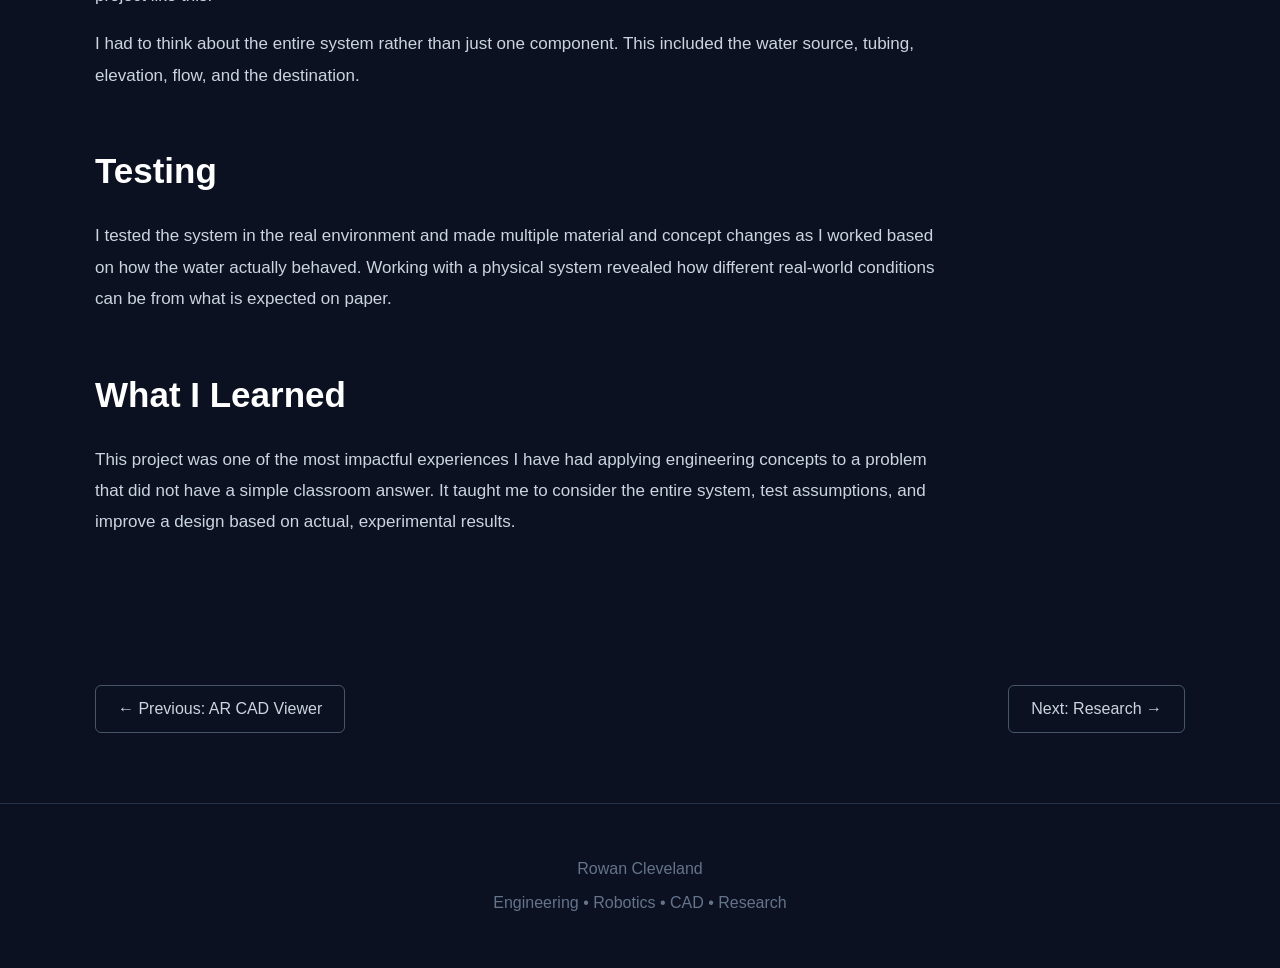
<file: siphon-pump.html>
<!DOCTYPE html>
<html lang="en">
<head>
    <meta charset="UTF-8">
    <meta name="viewport" content="width=device-width, initial-scale=1.0">

    <title>Water Transfer System | Rowan Cleveland</title>

    <link rel="stylesheet" href="style.css">
</head>

<body>

<nav>

    <div class="logo">RC.</div>

    <div class="nav-links">
    <a href="index.html">Home</a>
    <a href="first.html">FIRST</a>
    <a href="vex.html">VEX</a>
    <a href="cad-viewer.html">AR CAD Viewer</a>
    <a href="siphon-pump.html">Siphon Pump</a>
    <a href="research.html">Research</a>
    <a href="awards.html">Awards</a>
</div>

</nav>


<section class="page">

    <div class="section-label">
        Engineering Project
    </div>

    <h1>
        Siphon Project
    </h1>

    <p class="intro">
        Designing a water transfer system to
        move water from a well approximately
        120 feet deep to a barn about 300 feet away
        to provide water for irrigation.
    </p>


    <div style="display: grid !important; grid-template-columns: minmax(0, 1fr) minmax(0, 1fr) !important; gap: 20px; width: 100%; margin: 20px 0; box-sizing: border-box;">

        <div style="width: 100% !important; height: 250px !important; min-width: 0 !important; overflow: hidden !important; box-sizing: border-box; display: flex !important; align-items: center; justify-content: center;">
            <img src="system.png" alt="system" style="width: 100% !important; height: 100% !important; max-width: 100% !important; max-height: 100% !important; object-fit: contain !important; display: block !important; margin: 0 !important;">
        </div>

        <div style="width: 100% !important; height: 250px !important; min-width: 0 !important; overflow: hidden !important; box-sizing: border-box; display: flex !important; align-items: center; justify-content: center;">
            <img src="water.png" alt="water" style="width: 100% !important; height: 100% !important; max-width: 100% !important; max-height: 100% !important; object-fit: contain !important; display: block !important; margin: 0 !important;">
        </div>

    </div>


    <div class="content">

        <h2>The Problem</h2>

        <p>
            I needed to find a practical way to reliably move water from a well on a 
            hill to a barn located a significant distance away without needing electricity
            or extensive human control. The system had to move the water reliably while dealing 
            with the depth of the well and the distance the water had to travel.
        </p>


        <h2>System Design</h2>

        <p>
            I spent multiple days thoroughly researching siphons, understanding
            how they worked and making sure that I had all the data I needed to 
            make a siphon system of my own. The project required considering elevation, 
            pressure, tubing, water flow, and the distance the water needed to travel. 
            I used these factors to evaluate design constraints and sketched and designed
            a my own system that I believed would work for the project.
        </p>

        <div style="display: grid !important; grid-template-columns: minmax(0, 1fr) minmax(0, 1fr) !important; gap: 20px; width: 100%; margin: 20px 0; box-sizing: border-box;">

            <div style="width: 100% !important; height: 250px !important; min-width: 0 !important; overflow: hidden !important; box-sizing: border-box; display: flex !important; align-items: center; justify-content: center;">
                <img src="working.png" alt="working" style="width: 100% !important; height: 100% !important; max-width: 100% !important; max-height: 100% !important; object-fit: contain !important; display: block !important; margin: 0 !important;">
            </div>

            <div style="width: 100% !important; height: 250px !important; min-width: 0 !important; overflow: hidden !important; box-sizing: border-box; display: flex !important; align-items: center; justify-content: center;">
                <img src="drawing.png" alt="drawing" style="width: 100% !important; height: 100% !important; max-width: 100% !important; max-height: 100% !important; object-fit: contain !important; display: block !important; margin: 0 !important;">
            </div>

        </div>


        <h2>Engineering Considerations</h2>

        <p>
            One of the most interesting parts of the project was understanding
            that the system couldn't just be treated as a pump connected
            to a long tube. Things like the elevation difference and friction 
            through the tubing affected how the system could operate. 
            The calculations I had to make far exceeded what I believed would 
            be needed for a project like this.
        </p>

        <p>
            I had to think about the entire system rather than just one
            component. This included the water source, tubing, elevation,
            flow, and the destination.
        </p>


        <h2>Testing</h2>

        <p>
            I tested the system in the real environment and made multiple
            material and concept changes as I worked based on how the
            water actually behaved. Working with a physical system revealed 
            how different real-world conditions can be from what is expected
            on paper.
        </p>


        <h2>What I Learned</h2>

        <p>
            This project was one of the most impactful experiences I
            have had applying engineering concepts to a problem that 
            did not have a simple classroom answer. It taught me to 
            consider the entire system, test assumptions, and improve
            a design based on actual, experimental results.
        </p>

    </div>

</section>


<div class="page-navigation">

    <a href="cad-viewer.html" class="nav-button">
        ← Previous: AR CAD Viewer
    </a>

    <a href="research.html" class="nav-button next">
        Next: Research →
    </a>

</div>


<footer>

    <p>Rowan Cleveland</p>
    <p>Engineering • Robotics • CAD • Research</p>

</footer>

</body>
</html>
</file>
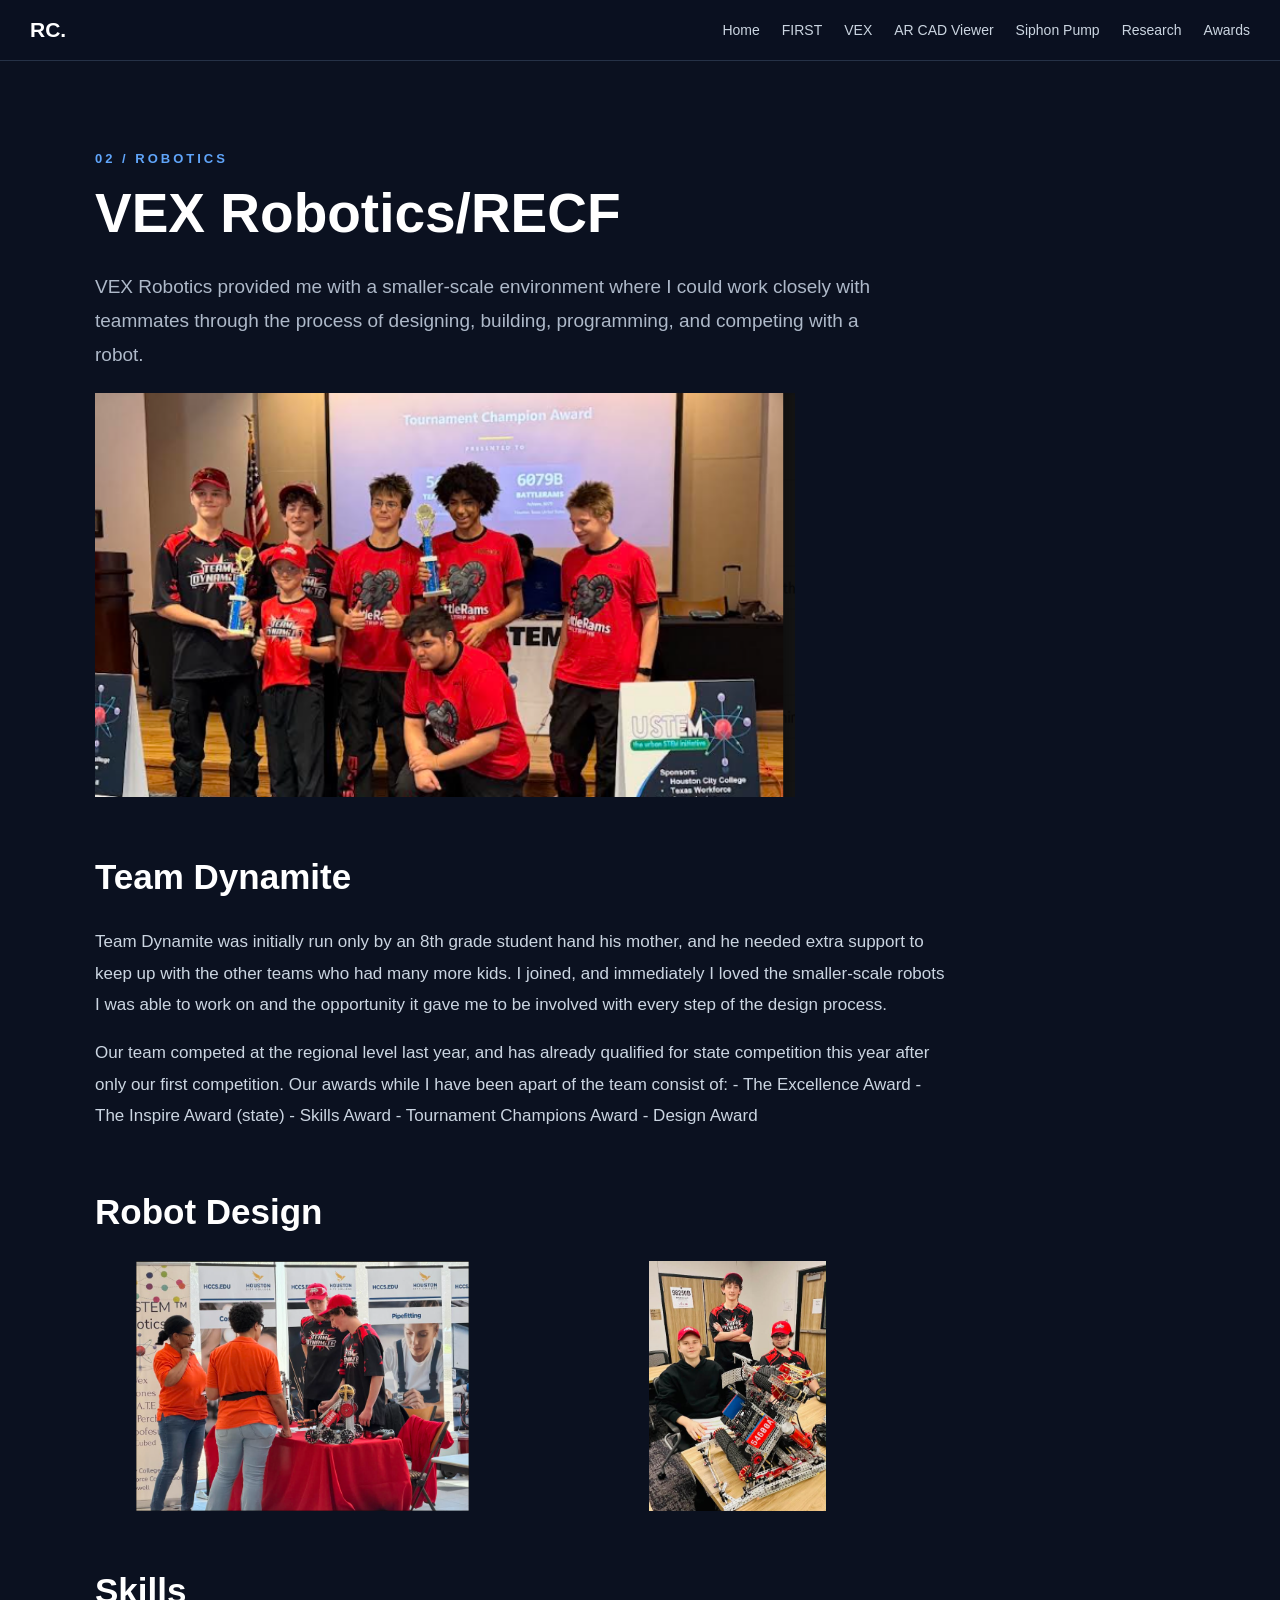
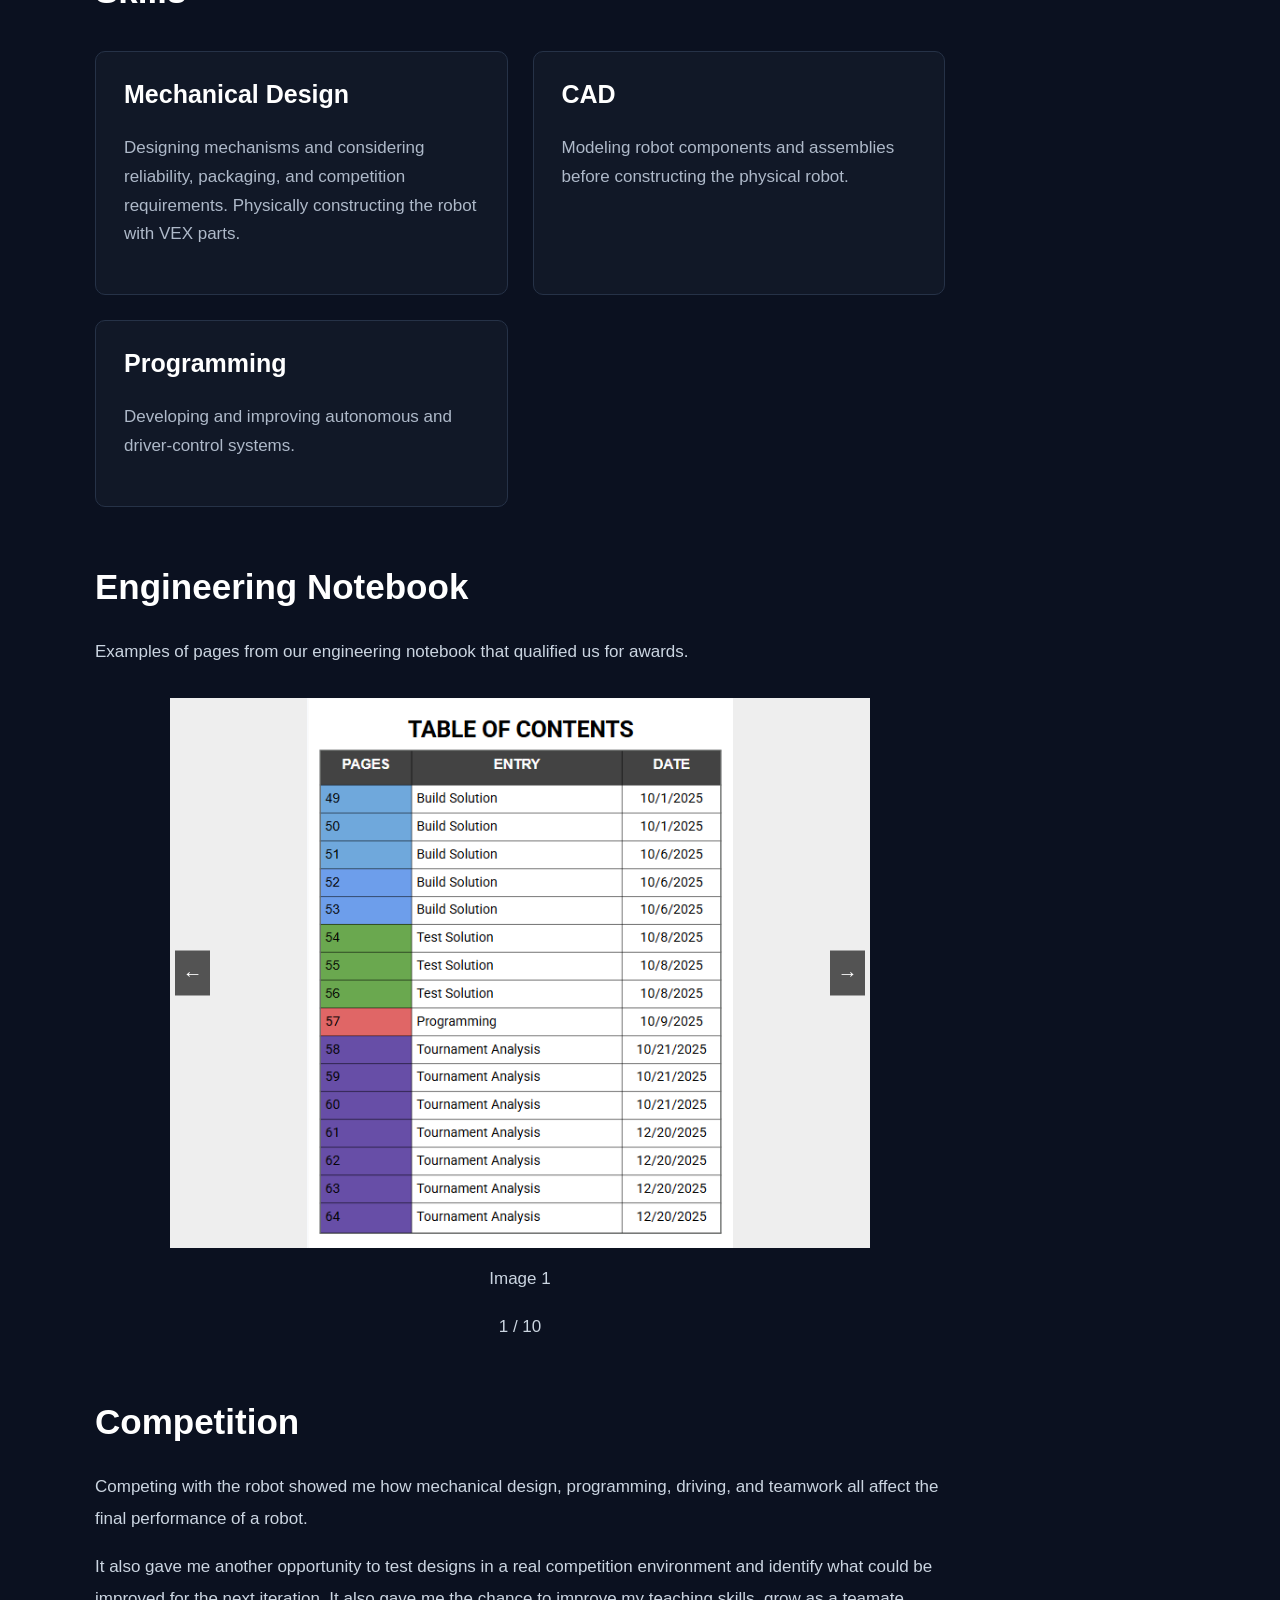
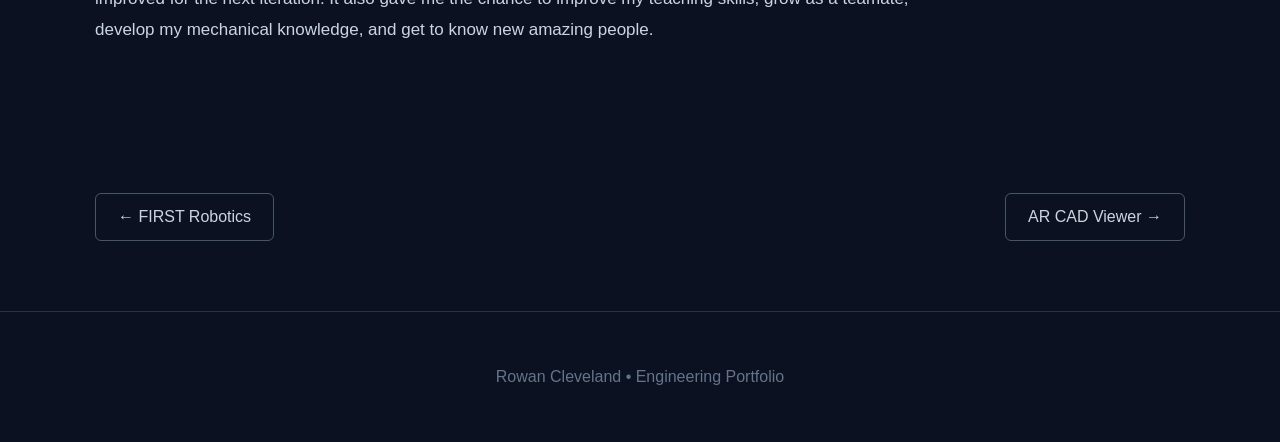
<file: vex.html>
<!DOCTYPE html>
<html lang="en">

<head>
    <meta charset="UTF-8">
    <meta name="viewport" content="width=device-width, initial-scale=1.0">

    <title>VEX Robotics | Rowan Cleveland</title>

    <link rel="stylesheet" href="style.css">

    <style>

        .notebook-carousel-section {
            margin-top: 30px;
            margin-bottom: 40px;
        }

        .notebook-carousel {
            position: relative;
            width: 700px !important;
            max-width: 100% !important;
            height: 550px !important;
            margin: 25px auto 0 !important;
            padding: 0 !important;
            overflow: hidden !important;
            background: #eee;
        }

        .notebook-carousel .notebook-image {
            display: block !important;
            width: 100% !important;
            height: 100% !important;
            max-width: none !important;
            max-height: none !important;
            object-fit: contain !important;
            margin: 0 !important;
            padding: 0 !important;
        }

        .carousel-button {
            position: absolute;
            top: 50%;
            transform: translateY(-50%);
            border: none;
            background: rgba(0, 0, 0, 0.65);
            color: white;
            font-size: 20px;
            width: 35px;
            height: 45px;
            cursor: pointer;
            z-index: 10;
        }

        .carousel-button:hover {
            background: rgba(0, 0, 0, 0.85);
        }

        .carousel-button.prev {
            left: 5px;
        }

        .carousel-button.next {
            right: 5px;
        }

        .notebook-carousel-text {
            margin-top: 15px;
            text-align: center;
            line-height: 1.6;
        }

        .notebook-counter {
            text-align: center;
            margin-top: 10px;
            color: #666;
        }

        @media (max-width: 900px) {

            .notebook-carousel {
                height: 450px !important;
            }

        }

        @media (max-width: 500px) {

            .notebook-carousel {
                height: 350px !important;
            }

        }

    </style>

</head>

<body>

<nav>

    <div class="logo">RC.</div>

    <div class="nav-links">
    <a href="index.html">Home</a>
    <a href="first.html">FIRST</a>
    <a href="vex.html">VEX</a>
    <a href="cad-viewer.html">AR CAD Viewer</a>
    <a href="siphon-pump.html">Siphon Pump</a>
    <a href="research.html">Research</a>
    <a href="awards.html">Awards</a>
</div>

</nav>


<main class="page">

    <div class="section-label">
        02 / Robotics
    </div>

    <h1>
        VEX Robotics/RECF
    </h1>

    <p class="intro">
        VEX Robotics provided me with a smaller-scale environment where 
        I could work closely with teammates through the process of
        designing, building, programming, and competing with a robot.
    </p>


    <img src="comp.png" alt="Competition awards" style="width: 700px !important; max-width: 90% !important; height: auto !important; display: block; margin: 20px 0;">


    <div class="content">

        <h2>Team Dynamite</h2>

        <p>
            Team Dynamite was initially run only by an 8th grade student
            hand his mother, and he needed extra support to keep
            up with the other teams who had many more kids. I joined,
            and immediately I loved the smaller-scale robots I was
            able to work on and the opportunity it gave me to
            be involved with every step of the design process.
        </p>

        <p>
            Our team competed at the regional level last year, and
            has already qualified for state competition this year
            after only our first competition. Our awards while I
            have been apart of the team consist of:
                - The Excellence Award
                - The Inspire Award (state)
                - Skills Award
                - Tournament Champions Award
                - Design Award
        </p>


        <h2>Robot Design</h2>

        <div style="display: grid !important; grid-template-columns: minmax(0, 1fr) minmax(0, 1fr) !important; gap: 20px; width: 100%; margin: 20px 0; box-sizing: border-box;">

            <div style="width: 100% !important; height: 250px !important; min-width: 0 !important; overflow: hidden !important; box-sizing: border-box; display: flex !important; align-items: center; justify-content: center;">
                <img src="talking.png" alt="Interview" style="width: 100% !important; height: 100% !important; max-width: 100% !important; max-height: 100% !important; object-fit: contain !important; display: block !important; margin: 0 !important;">
            </div>

            <div style="width: 100% !important; height: 250px !important; min-width: 0 !important; overflow: hidden !important; box-sizing: border-box; display: flex !important; align-items: center; justify-content: center;">
                <img src="robot.png" alt="Robot VEX" style="width: 100% !important; height: 100% !important; max-width: 100% !important; max-height: 100% !important; object-fit: contain !important; display: block !important; margin: 0 !important;">
            </div>

        </div>


        <h2>Skills</h2>

        <div class="cards">

            <div class="card">

                <h3>Mechanical Design</h3>

                <p>
                    Designing mechanisms and considering reliability,
                    packaging, and competition requirements. Physically
                    constructing the robot with VEX parts.
                </p>

            </div>


            <div class="card">

                <h3>CAD</h3>

                <p>
                    Modeling robot components and assemblies before
                    constructing the physical robot.
                </p>

            </div>


            <div class="card">

                <h3>Programming</h3>

                <p>
                    Developing and improving autonomous and driver-control
                    systems.
                </p>

            </div>

        </div>


        <h2>Engineering Notebook</h2>

        <p>
            Examples of pages from our engineering notebook that
            qualified us for awards.
        </p>

        <div class="notebook-carousel-section">

            <div class="notebook-carousel">

                <img class="notebook-image"
                     src="page1.png"
                     alt="Engineering notebook page 1">

                <button class="carousel-button prev"
                        onclick="changeNotebookImage(-1)">
                    ←
                </button>

                <button class="carousel-button next"
                        onclick="changeNotebookImage(1)">
                    →
                </button>

            </div>

            <p class="notebook-carousel-text" id="notebook-text">
                Image 1
            </p>

            <p class="notebook-counter" id="notebook-counter">
                1 / 10
            </p>

        </div>


        <h2>Competition</h2>

        <p>
            Competing with the robot showed me how
            mechanical design, programming, driving, and teamwork all
            affect the final performance of a robot.
        </p>

        <p>
            It also gave me another opportunity to test designs in a
            real competition environment and identify what could be
            improved for the next iteration. It also gave me the chance
            to improve my teaching skills, grow as a teamate, develop
            my mechanical knowledge, and get to know new amazing people.
        </p>

    </div>

</main>


<div class="page-navigation">

    <a class="nav-button" href="first.html">
        ← FIRST Robotics
    </a>

    <a class="nav-button next" href="cad-viewer.html">
        AR CAD Viewer →
    </a>

</div>


<footer>

    <p>Rowan Cleveland • Engineering Portfolio</p>

</footer>


<script>

const notebookImages = [
    "page1.png",
    "page2.png",
    "page3.png",
    "page4.png",
    "page5.png",
    "page6.png",
    "page7.png",
    "page8.png",
    "page9.png",
    "page10.png"
];

let currentNotebookImage = 0;


function changeNotebookImage(direction) {

    currentNotebookImage += direction;

    if (currentNotebookImage < 0) {
        currentNotebookImage = notebookImages.length - 1;
    }

    if (currentNotebookImage >= notebookImages.length) {
        currentNotebookImage = 0;
    }

    document.querySelector(".notebook-image").src =
        notebookImages[currentNotebookImage];

    document.querySelector(".notebook-image").alt =
        "Engineering notebook page " + (currentNotebookImage + 1);

    document.getElementById("notebook-text").textContent =
        "Image " + (currentNotebookImage + 1);

    document.getElementById("notebook-counter").textContent =
        (currentNotebookImage + 1) + " / " + notebookImages.length;

}

</script>

</body>
</html>
</file>
<file: style.css>
* {
    box-sizing: border-box;
    scroll-behavior: smooth;
}

body {
    margin: 0;
    font-family: Arial, Helvetica, sans-serif;
    background: #0b1120;
    color: #e5e7eb;
}

/* NAVIGATION */

nav {
    position: sticky;
    top: 0;
    z-index: 100;
    background: rgba(11, 17, 32, 0.97);
    border-bottom: 1px solid #263247;
    padding: 18px 30px;
    display: flex;
    justify-content: space-between;
    align-items: center;
}

.logo {
    font-size: 21px;
    font-weight: bold;
    color: white;
}

.nav-links {
    display: flex;
    gap: 22px;
    flex-wrap: wrap;
    justify-content: flex-end;
}

.nav-links a {
    color: #cbd5e1;
    text-decoration: none;
    font-size: 14px;
    transition: 0.2s;
}

.nav-links a:hover {
    color: #60a5fa;
}

/* HERO */

.hero {
    min-height: 85vh;
    display: flex;
    align-items: center;
    padding: 80px 10%;
    background:
        radial-gradient(circle at 80% 20%, #1e3a5f 0%, transparent 35%),
        radial-gradient(circle at 20% 80%, #172554 0%, transparent 30%),
        #0b1120;
}

.hero-content {
    max-width: 900px;
}

.small-title {
    color: #60a5fa;
    font-weight: bold;
    letter-spacing: 3px;
    text-transform: uppercase;
    font-size: 14px;
}

.hero h1 {
    font-size: clamp(48px, 8vw, 90px);
    line-height: 0.95;
    margin: 20px 0;
    color: white;
}

.hero h1 span {
    color: #60a5fa;
}

.hero p {
    max-width: 750px;
    font-size: 20px;
    line-height: 1.7;
    color: #aeb9c9;
}

/* GENERAL */

.page {
    max-width: 1150px;
    margin: auto;
    padding: 90px 30px;
    min-height: 80vh;
}

.section-label {
    color: #60a5fa;
    font-size: 13px;
    letter-spacing: 3px;
    text-transform: uppercase;
    font-weight: bold;
}

h1 {
    font-size: 55px;
    margin: 15px 0 25px;
    color: white;
}

h2 {
    font-size: 35px;
    color: white;
    margin-top: 60px;
}

h3 {
    color: white;
    font-size: 25px;
}

.intro {
    max-width: 800px;
    font-size: 19px;
    line-height: 1.8;
    color: #aeb9c9;
}

/* CONTENT */

.content {
    max-width: 850px;
}

.content p {
    color: #cbd5e1;
    line-height: 1.85;
    font-size: 17px;
}

.content li {
    color: #cbd5e1;
    line-height: 1.8;
}

/* IMAGE PLACEHOLDERS */

.image-placeholder {
    min-height: 320px;
    margin: 35px 0;
    border: 1px dashed #475569;
    border-radius: 10px;
    background: linear-gradient(135deg, #172033, #0f172a);
    display: flex;
    align-items: center;
    justify-content: center;
    color: #64748b;
    letter-spacing: 2px;
    text-align: center;
    padding: 20px;
}

.image-large {
    min-height: 450px;
}

.image-row {
    display: grid;
    grid-template-columns: 1fr 1fr;
    gap: 25px;
}

.image-row .image-placeholder {
    min-height: 280px;
}

/* CARDS */

.cards {
    display: grid;
    grid-template-columns: repeat(auto-fit, minmax(280px, 1fr));
    gap: 25px;
    margin-top: 40px;
}

.card {
    background: #111827;
    border: 1px solid #263247;
    border-radius: 10px;
    padding: 28px;
    transition: 0.25s;
}

.card:hover {
    transform: translateY(-5px);
    border-color: #60a5fa;
}

.card h3 {
    margin-top: 0;
}

.card p {
    color: #aeb9c9;
    line-height: 1.7;
}

/* TAGS */

.tag {
    display: inline-block;
    margin-top: 10px;
    margin-right: 5px;
    padding: 5px 9px;
    border: 1px solid #334155;
    border-radius: 4px;
    font-size: 12px;
    color: #93c5fd;
}

/* PROJECT LINK */

.project-link {
    display: block;
    text-decoration: none;
    color: inherit;
}

/* NAVIGATION BUTTONS */

.page-navigation {
    max-width: 1150px;
    margin: auto;
    padding: 40px 30px 70px;
    display: flex;
    justify-content: space-between;
    gap: 20px;
}

.nav-button {
    display: inline-block;
    padding: 14px 22px;
    border: 1px solid #475569;
    border-radius: 6px;
    color: #cbd5e1;
    text-decoration: none;
    transition: 0.2s;
}

.nav-button:hover {
    border-color: #60a5fa;
    color: #60a5fa;
}

.nav-button.next {
    margin-left: auto;
}

/* FOOTER */

footer {
    border-top: 1px solid #263247;
    text-align: center;
    padding: 40px;
    color: #64748b;
}

/* MOBILE */

@media (max-width: 800px) {

    nav {
        align-items: flex-start;
        gap: 15px;
        flex-direction: column;
    }

    .nav-links {
        justify-content: flex-start;
    }

    .hero {
        padding: 70px 30px;
    }

    h1 {
        font-size: 42px;
    }

    .image-row {
        grid-template-columns: 1fr;
    }

    .page-navigation {
        flex-direction: column;
    }

    .nav-button.next {
        margin-left: 0;
    }
}
</file>
